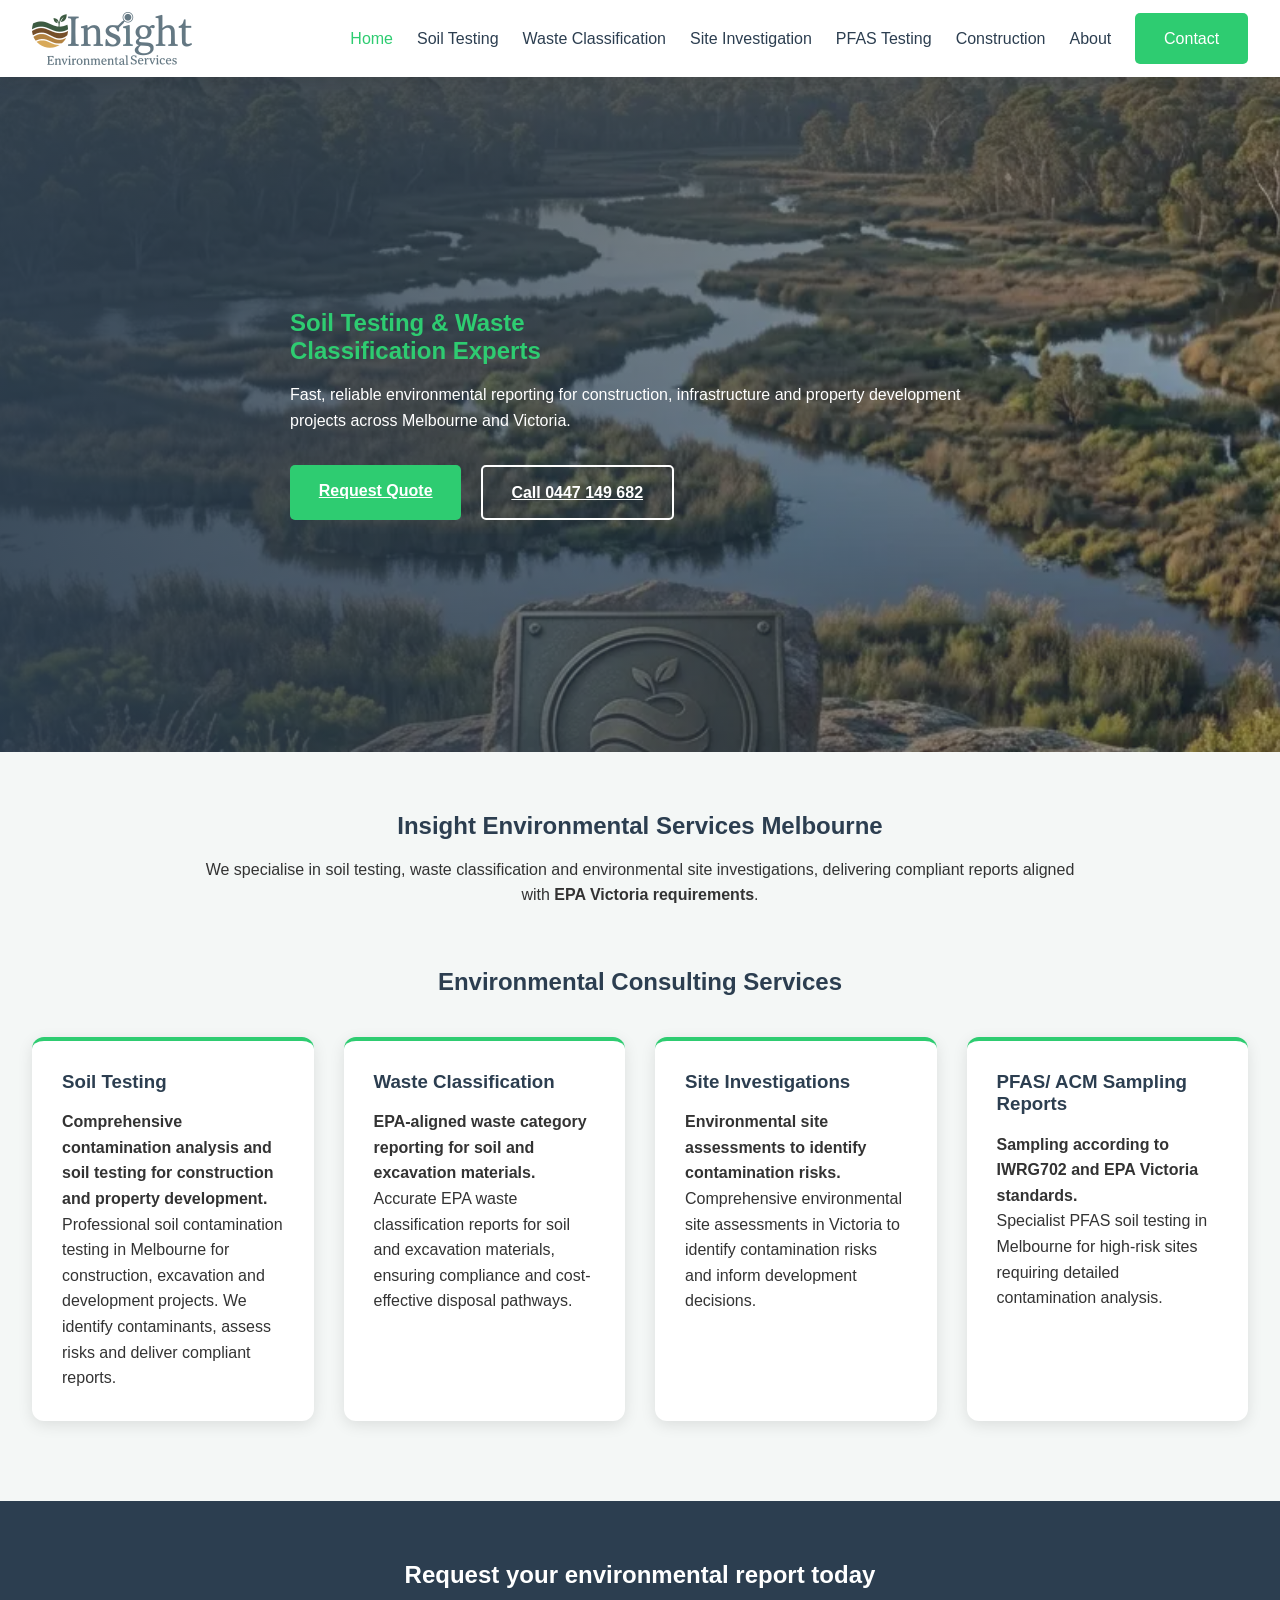
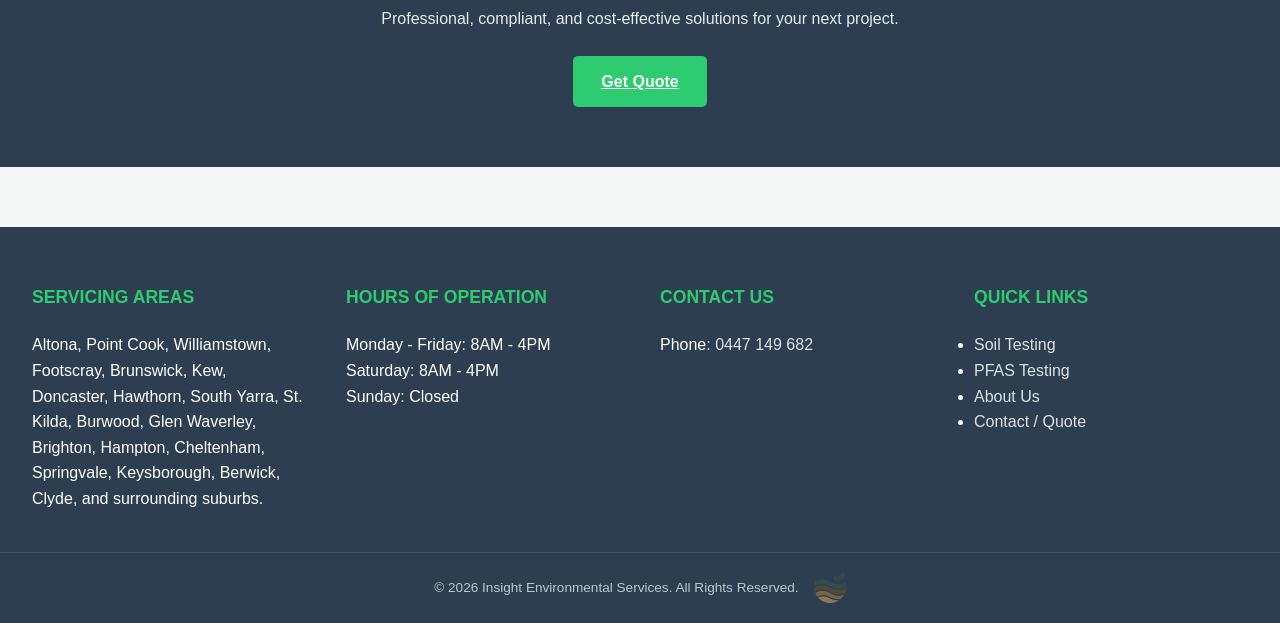
<file: index.html>
<!DOCTYPE html>
<html lang="en-AU">
<head>
    <meta charset="UTF-8">
    <meta name="viewport" content="width=device-width, initial-scale=1.0">
    
    <title>Soil Testing & Waste Classification Melbourne | Insight Environmental</title>
    <meta name="description" content="Fast, reliable soil testing, waste classification, and environmental reporting in Melbourne. EPA Victoria compliant assessments for construction and development.">
    
    <link rel="icon" type="image/png" sizes="16x15" href="img/Favicon-16x15.png">
    <link rel="stylesheet" href="css/style.css">
    
    <script type="application/ld+json">
    {
      "@context": "https://schema.org/",
      "@type": "LocalBusiness",
      "name": "Insight Environmental Services",
      "description": "Experts in soil testing, waste classification and environmental site investigations in Melbourne.",
      "url": "https://insightenviro.com.au",
      "telephone": "0447149682",
      "address": {
        "@type": "PostalAddress",
        "addressLocality": "Melbourne",
        "addressRegion": "VIC",
        "addressCountry": "AU"
      }
    }
    </script>
	<!-- Google tag (gtag.js) -->
<script async src="https://www.googletagmanager.com/gtag/js?id=G-XJ8108BYE0"></script>
<script>
  window.dataLayer = window.dataLayer || [];
  function gtag(){dataLayer.push(arguments);}
  gtag('js', new Date());

  gtag('config', 'G-XJ8108BYE0');
</script>
	
</head>
<body>

<header>
    <nav class="container">
        <div class="logo-wrapper">
            <a href="index.html" class="logo-link">
                <img src="img/MobileRectangleLogo160x53.png" alt="Insight Environmental Logo" class="header-logo">
            </a>
        </div>

        <button class="menu-toggle" aria-label="Toggle navigation" id="mobile-menu">
            <span class="bar"></span>
            <span class="bar"></span>
            <span class="bar"></span>
        </button>

        <ul class="nav-links">
            <li><a href="index.html" class="active">Home</a></li>
            <li><a href="soil-testing.html">Soil Testing</a></li>
            <li><a href="waste-classification.html" >Waste Classification</a></li>
            <li><a href="site-investigation.html">Site Investigation</a></li>
            <li><a href="pfas-testing.html">PFAS Testing</a></li>
            <li><a href="construction-clients.html">Construction</a></li>
            <li><a href="about.html">About</a></li>
            <li><a href="contact.html" class="btn-primary">Contact</a></li>
        </ul>
    </nav>
</header>

    <main>
<section class="hero">
    <div class="hero-parallax" style="background-image: url('img/soil-testing-Insight-Environmental-Services-Melbourne.webp');"></div>
    <div class="hero-overlay"></div>
    
    <div class="container">
        <div class="hero-content">
            <h1><span>Soil Testing & Waste <br>Classification Experts</span></h1>
            <p>Fast, reliable environmental reporting for construction, infrastructure and property development projects across Melbourne and Victoria.</p>
            <div class="cta-group">
                <a href="contact.html" class="btn-primary">Request Quote</a>
                <a href="tel:0447149682" class="btn-outline">Call 0447 149 682</a>
            </div>
        </div>
    </div>
</section>

        <section class="intro-text container section-padding" style="padding: 60px 2rem; text-align: center;">
            <div style="max-width: 900px; margin: 0 auto;">
                <h2>Insight Environmental Services Melbourne</h2>
                <p>We specialise in soil testing, waste classification and environmental site investigations, delivering compliant reports aligned with <strong>EPA Victoria requirements</strong>.</p>
            </div>
        </section>

        <section class="services-grid container" style="padding-bottom: 80px;">
            <h2 style="text-align: center; margin-bottom: 40px;">Environmental Consulting Services</h2>
            <div style="display: grid; grid-template-columns: repeat(auto-fit, minmax(280px, 1fr)); gap: 30px;">
                
                <div class="service-card" style="background: white; padding: 30px; border-radius: 12px; box-shadow: var(--shadow); border-top: 4px solid var(--primary-color);">
                    <h3>Soil Testing</h3>
                    <p><strong>Comprehensive contamination analysis and soil testing for construction and property development.</strong></p>
                    <p>Professional soil contamination testing in Melbourne for construction, excavation and development projects. We identify contaminants, assess risks and deliver compliant reports.</p>
                </div>

                <div class="service-card" style="background: white; padding: 30px; border-radius: 12px; box-shadow: var(--shadow); border-top: 4px solid var(--primary-color);">
                    <h3>Waste Classification</h3>
                    <p><strong>EPA-aligned waste category reporting for soil and excavation materials.</strong></p>
                    <p>Accurate EPA waste classification reports for soil and excavation materials, ensuring compliance and cost-effective disposal pathways.</p>
                </div>

                <div class="service-card" style="background: white; padding: 30px; border-radius: 12px; box-shadow: var(--shadow); border-top: 4px solid var(--primary-color);">
                    <h3>Site Investigations</h3>
                    <p><strong>Environmental site assessments to identify contamination risks.</strong></p>
                    <p>Comprehensive environmental site assessments in Victoria to identify contamination risks and inform development decisions.</p>
                </div>

                <div class="service-card" style="background: white; padding: 30px; border-radius: 12px; box-shadow: var(--shadow); border-top: 4px solid var(--primary-color);">
                    <h3>PFAS/ ACM Sampling Reports</h3>
                    <p><strong>Sampling according to IWRG702 and EPA Victoria standards.</strong></p>
                    <p>Specialist PFAS soil testing in Melbourne for high-risk sites requiring detailed contamination analysis.</p>
                </div>

            </div>
        </section>

        <section style="background-color: var(--secondary-color); color: white; padding: 60px 0; text-align: center;">
            <div class="container">
                <h2 style="color: white;">Request your environmental report today</h2>
                <p style="margin-bottom: 25px; opacity: 0.9;">Professional, compliant, and cost-effective solutions for your next project.</p>
                <a href="contact.html" class="btn-primary">Get Quote</a>
            </div>
        </section>
    </main>

 <footer class="main-footer">
        <div class="container footer-grid">
            <div class="footer-col">
                <h3>Servicing Areas</h3>
                <p class="area-list">
                    Altona, Point Cook, Williamstown, Footscray, Brunswick, Kew, Doncaster, 
                    Hawthorn, South Yarra, St. Kilda, Burwood, Glen Waverley, Brighton, 
                    Hampton, Cheltenham, Springvale, Keysborough, Berwick, Clyde, 
                    and surrounding suburbs.
                </p>
            </div>
            <div class="footer-col">
                <h3>Hours of Operation</h3>
                <p>Monday - Friday: 8AM - 4PM</p>
                <p>Saturday: 8AM - 4PM</p>
                <p>Sunday: Closed</p>
            </div>
            <div class="footer-col">
                <h3>Contact Us</h3>
                <p>Phone: <a href="tel:0447149682">0447 149 682</a></p>
            </div>
            <div class="footer-col">
                <h3>Quick Links</h3>
                <ul class="footer-links">
                    <li><a href="soil-testing.html">Soil Testing</a></li>
                    <li><a href="pfas-testing.html">PFAS Testing</a></li>
                    <li><a href="about.html">About Us</a></li>
                    <li><a href="contact.html">Contact / Quote</a></li>
                </ul>
            </div>
        </div>
<div class="footer-bottom">
    <div class="container footer-legal" style="display: flex; align-items: center; justify-content: center; gap: 15px; flex-wrap: wrap;">
        <p>&copy; <script>document.write( new Date().getUTCFullYear() );</script> Insight Environmental Services. All Rights Reserved.</p>
        <img src="img/Mobile-SquareLogo-60x56.png" alt="Insight Square Logo" style="height: 30px; width: auto; opacity: 0.8;">
    </div>
</div>
		
    </footer>

    <script src="js/main.js"></script>
	<script>
  // Note: This grabs the first element it finds with that class
  document.querySelector('.btn-outline').addEventListener('click', function() {
    gtag('event', 'phone_click', {
      'event_category': 'Engagement',
      'event_label': 'Main Phone Number'
    });
  });
</script>
</body>
</html>
</file>
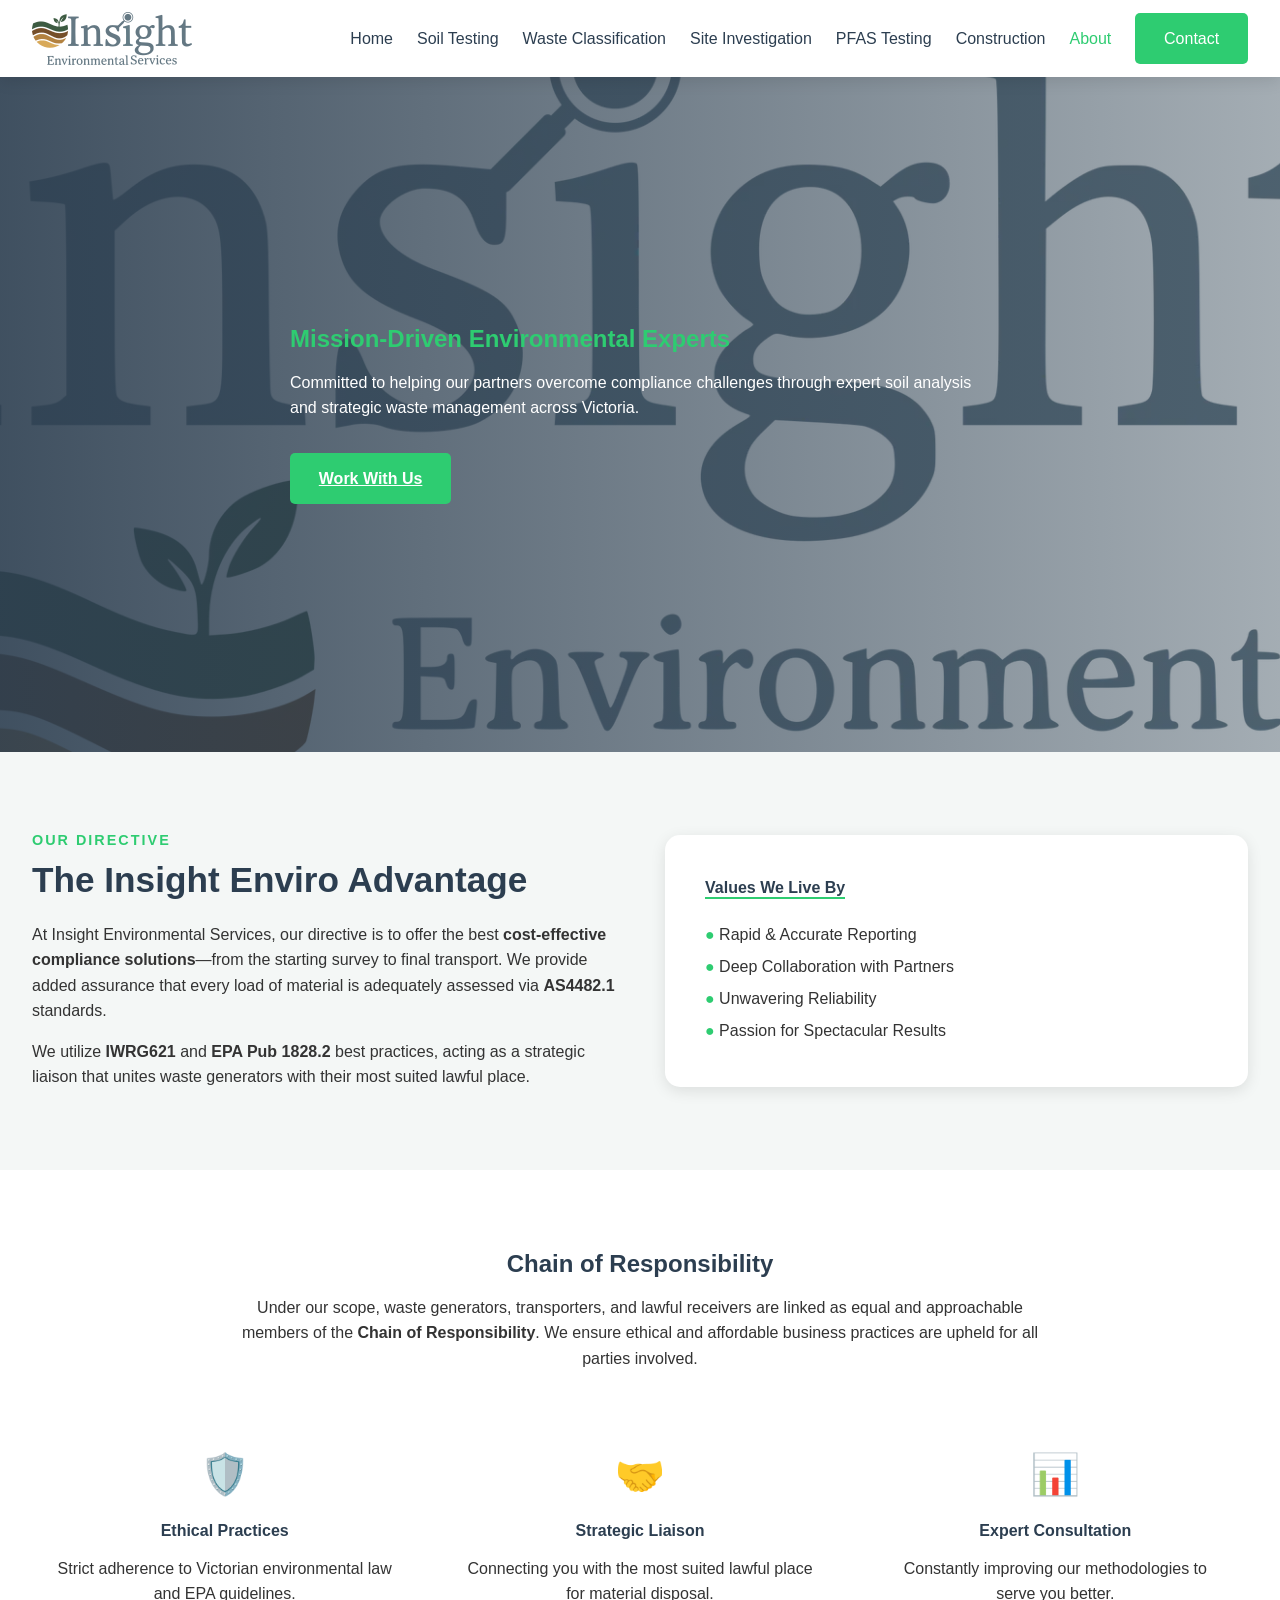
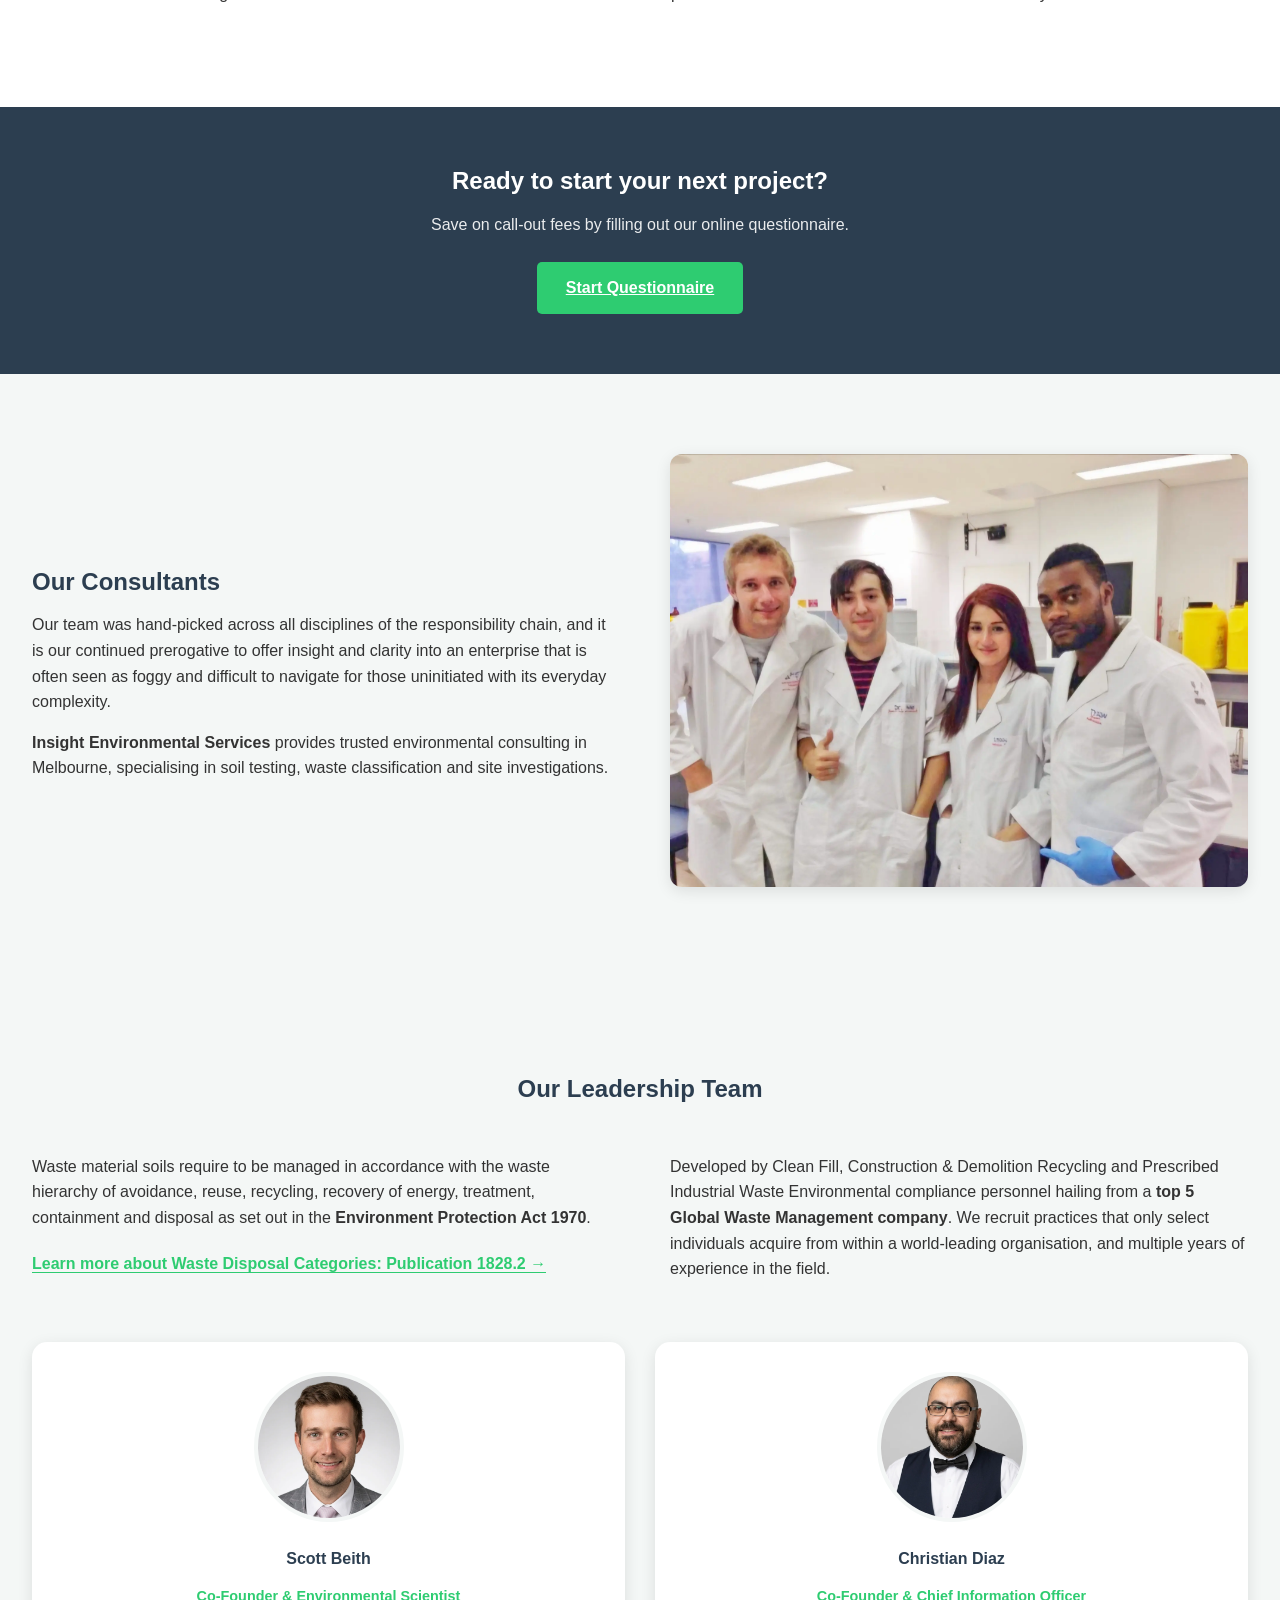
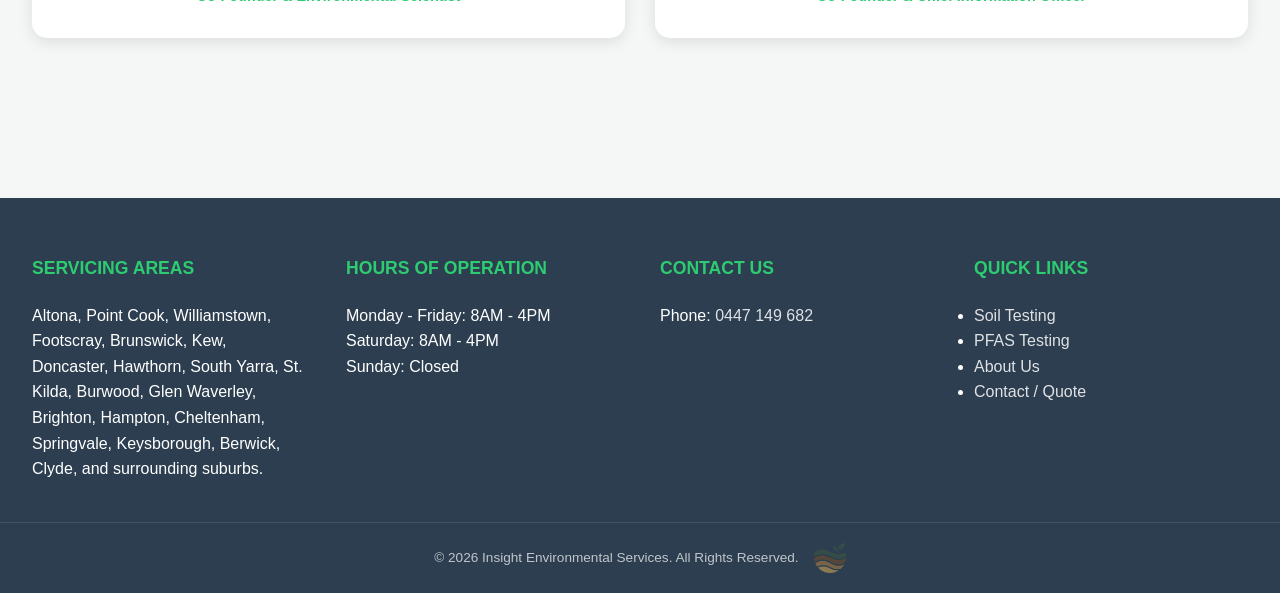
<file: about.html>
<!DOCTYPE html>
<html lang="en-AU">
<head>
    <meta charset="UTF-8">
    <meta name="viewport" content="width=device-width, initial-scale=1.0">
    
    <title>About Insight Environmental | Soil & Waste Specialists Melbourne</title>
    <meta name="description" content="Learn about Insight Environmental Services. We provide cost-effective EPA compliance, soil testing, and waste classification across Melbourne and Victoria.">
    
    <link rel="icon" type="image/png" sizes="16x15" href="img/Favicon-16x15.png">
    <link rel="stylesheet" href="css/style.css">
	
	<!-- Google tag (gtag.js) -->
<script async src="https://www.googletagmanager.com/gtag/js?id=G-XJ8108BYE0"></script>
<script>
  window.dataLayer = window.dataLayer || [];
  function gtag(){dataLayer.push(arguments);}
  gtag('js', new Date());

  gtag('config', 'G-XJ8108BYE0');
</script>
	
</head>
<body>

<header>
    <nav class="container">
        <div class="logo-wrapper">
            <a href="index.html" class="logo-link">
                <img src="img/MobileRectangleLogo160x53.png" alt="Insight Environmental Logo" class="header-logo">
            </a>
        </div>

        <button class="menu-toggle" aria-label="Toggle navigation" id="mobile-menu">
            <span class="bar"></span>
            <span class="bar"></span>
            <span class="bar"></span>
        </button>

        <ul class="nav-links">
            <li><a href="index.html">Home</a></li>
            <li><a href="soil-testing.html">Soil Testing</a></li>
            <li><a href="waste-classification.html" >Waste Classification</a></li>
            <li><a href="site-investigation.html">Site Investigation</a></li>
            <li><a href="pfas-testing.html">PFAS Testing</a></li>
            <li><a href="construction-clients.html">Construction</a></li>
            <li><a href="about.html" class="active">About</a></li>
            <li><a href="contact.html" class="btn-primary">Contact</a></li>
        </ul>
    </nav>
	
</header>

    <main>
        <section class="hero">
            <div class="hero-parallax" style="background-image: url('img/about-insight-environmental-melbourne.webp');"></div>
            <div class="hero-overlay"></div>
            
            <div class="container">
                <div class="hero-content">
                    <h1><span>Mission-Driven Environmental Experts</span></h1>
                    <p>Committed to helping our partners overcome compliance challenges through expert soil analysis and strategic waste management across Victoria.</p>
                    <div class="cta-group">
                        <a href="contact.html" class="btn-primary">Work With Us</a>
                    </div>
                </div>
            </div>
        </section>

        <section class="container section-padding" style="padding: 80px 2rem;">
            <div style="display: grid; grid-template-columns: repeat(auto-fit, minmax(300px, 1fr)); gap: 50px; align-items: center;">
                <div>
                    <h2 style="color: var(--primary-color); text-transform: uppercase; font-size: 0.9rem; letter-spacing: 2px; margin-bottom: 10px;">Our Directive</h2>
                    <h3 style="font-size: 2.2rem; margin-bottom: 20px;">The Insight Enviro Advantage</h3>
                    <p>At Insight Environmental Services, our directive is to offer the best <strong>cost-effective compliance solutions</strong>—from the starting survey to final transport. We provide added assurance that every load of material is adequately assessed via <strong>AS4482.1</strong> standards.</p>
                    <p style="margin-top: 15px;">We utilize <strong>IWRG621</strong> and <strong>EPA Pub 1828.2</strong> best practices, acting as a strategic liaison that unites waste generators with their most suited lawful place.</p>
                </div>
                <div style="background: var(--text-light); padding: 40px; border-radius: 15px; box-shadow: var(--shadow);">
                    <h4 style="margin-bottom: 20px; border-bottom: 2px solid var(--primary-color); display: inline-block;">Values We Live By</h4>
                    <ul style="list-style: none; line-height: 2;">
                        <li><strong style="color: var(--primary-color);">●</strong> Rapid & Accurate Reporting</li>
                        <li><strong style="color: var(--primary-color);">●</strong> Deep Collaboration with Partners</li>
                        <li><strong style="color: var(--primary-color);">●</strong> Unwavering Reliability</li>
                        <li><strong style="color: var(--primary-color);">●</strong> Passion for Spectacular Results</li>
                    </ul>
                </div>
            </div>
        </section>

        <section style="background-color: #fff; padding: 80px 0;">
            <div class="container">
                <div style="text-align: center; max-width: 800px; margin: 0 auto 50px;">
                    <h2>Chain of Responsibility</h2>
                    <p>Under our scope, waste generators, transporters, and lawful receivers are linked as equal and approachable members of the <strong>Chain of Responsibility</strong>. We ensure ethical and affordable business practices are upheld for all parties involved.</p>
                </div>

                <div style="display: grid; grid-template-columns: repeat(auto-fit, minmax(250px, 1fr)); gap: 30px;">
                    <div style="text-align: center; padding: 20px;">
                        <div style="font-size: 2.5rem; margin-bottom: 15px;">🛡️</div>
                        <h4>Ethical Practices</h4>
                        <p>Strict adherence to Victorian environmental law and EPA guidelines.</p>
                    </div>
                    <div style="text-align: center; padding: 20px;">
                        <div style="font-size: 2.5rem; margin-bottom: 15px;">🤝</div>
                        <h4>Strategic Liaison</h4>
                        <p>Connecting you with the most suited lawful place for material disposal.</p>
                    </div>
                    <div style="text-align: center; padding: 20px;">
                        <div style="font-size: 2.5rem; margin-bottom: 15px;">📊</div>
                        <h4>Expert Consultation</h4>
                        <p>Constantly improving our methodologies to serve you better.</p>
                    </div>
                </div>
            </div>
        </section>

        <section style="background-color: var(--secondary-color); color: white; padding: 60px 0; text-align: center;">
            <div class="container">
                <h2 style="color: white;">Ready to start your next project?</h2>
                <p style="margin-bottom: 25px; opacity: 0.9;">Save on call-out fees by filling out our online questionnaire.</p>
                <a href="contact.html#questionnaire" class="btn-primary">Start Questionnaire</a>
            </div>
        </section>
<section class="container section-padding" style="padding: 80px 2rem; background-color: var(--bg-light);">
            <div style="display: grid; grid-template-columns: repeat(auto-fit, minmax(300px, 1fr)); gap: 60px; align-items: center;">
                <div>
                    <h2>Our Consultants</h2>
                    <p>Our team was hand-picked across all disciplines of the responsibility chain, and it is our continued prerogative to offer insight and clarity into an enterprise that is often seen as foggy and difficult to navigate for those uninitiated with its everyday complexity.</p>
                    <p style="margin-top: 15px;"><strong>Insight Environmental Services</strong> provides trusted environmental consulting in Melbourne, specialising in soil testing, waste classification and site investigations.</p>
                </div>
                <div>
                    <img src="img/Insight-Environmental-Serives-Lab-Team.webp" alt="Insight Environmental Services Lab Team" style="width: 100%; border-radius: 12px; box-shadow: var(--shadow);">
                </div>
            </div>
        </section>

        <section class="container section-padding" style="padding: 100px 2rem;">
            <h2 style="text-align: center; margin-bottom: 50px;">Our Leadership Team</h2>
            
            <div style="display: grid; grid-template-columns: repeat(auto-fit, minmax(300px, 1fr)); gap: 60px; margin-bottom: 60px;">
                <div>
                    <p>Waste material soils require to be managed in accordance with the waste hierarchy of avoidance, reuse, recycling, recovery of energy, treatment, containment and disposal as set out in the <strong>Environment Protection Act 1970</strong>.</p>
                    <p style="margin-top: 20px;">
                        <a href="https://www.epa.vic.gov.au/about-epa/publications/1828-2" target="_blank" style="color: var(--primary-color); font-weight: 600; text-decoration: none; border-bottom: 1px solid var(--primary-color);">
                            Learn more about Waste Disposal Categories: Publication 1828.2 →
                        </a>
                    </p>
                </div>
                <div>
                    <p>Developed by Clean Fill, Construction & Demolition Recycling and Prescribed Industrial Waste Environmental compliance personnel hailing from a <strong>top 5 Global Waste Management company</strong>. We recruit practices that only select individuals acquire from within a world-leading organisation, and multiple years of experience in the field.</p>
                </div>
            </div>

            <div style="display: grid; grid-template-columns: repeat(auto-fit, minmax(280px, 1fr)); gap: 30px;">
                <div style="background: white; padding: 30px; border-radius: 15px; text-align: center; box-shadow: var(--shadow);">
                    <img src="img/Scott-Beith-Co-Founder-Environmental-Scientist-Profile.webp" alt="Scott Beith - Co-Founder & Environmental Scientist" style="width: 150px; height: 150px; border-radius: 50%; object-fit: cover; margin-bottom: 20px; border: 4px solid var(--bg-light);">
                    <h4>Scott Beith</h4>
                    <p style="color: var(--primary-color); font-weight: 600; font-size: 0.9rem;">Co-Founder & Environmental Scientist</p>
                </div>

                <div style="background: white; padding: 30px; border-radius: 15px; text-align: center; box-shadow: var(--shadow);">
                    <img src="img/Christian-Diaz-Co-Founder-CIO-Profile.webp" alt="Christian Diaz - Co-Founder & Chief Information Officer" style="width: 150px; height: 150px; border-radius: 50%; object-fit: cover; margin-bottom: 20px; border: 4px solid var(--bg-light);">
                    <h4>Christian Diaz</h4>
                    <p style="color: var(--primary-color); font-weight: 600; font-size: 0.9rem;">Co-Founder & Chief Information Officer</p>
                </div>
            </div>
        </section>

    </main>

 <footer class="main-footer">
        <div class="container footer-grid">
            <div class="footer-col">
                <h3>Servicing Areas</h3>
                <p class="area-list">
                    Altona, Point Cook, Williamstown, Footscray, Brunswick, Kew, Doncaster, 
                    Hawthorn, South Yarra, St. Kilda, Burwood, Glen Waverley, Brighton, 
                    Hampton, Cheltenham, Springvale, Keysborough, Berwick, Clyde, 
                    and surrounding suburbs.
                </p>
            </div>
            <div class="footer-col">
                <h3>Hours of Operation</h3>
                <p>Monday - Friday: 8AM - 4PM</p>
                <p>Saturday: 8AM - 4PM</p>
                <p>Sunday: Closed</p>
            </div>
            <div class="footer-col">
                <h3>Contact Us</h3>
                <p>Phone: <a href="tel:0447149682">0447 149 682</a></p>
            </div>
            <div class="footer-col">
                <h3>Quick Links</h3>
                <ul class="footer-links">
                    <li><a href="soil-testing.html">Soil Testing</a></li>
                    <li><a href="pfas-testing.html">PFAS Testing</a></li>
                    <li><a href="about.html">About Us</a></li>
                    <li><a href="contact.html">Contact / Quote</a></li>
                </ul>
            </div>
        </div>
<div class="footer-bottom">
    <div class="container footer-legal" style="display: flex; align-items: center; justify-content: center; gap: 15px; flex-wrap: wrap;">
        <p>&copy; <script>document.write( new Date().getUTCFullYear() );</script> Insight Environmental Services. All Rights Reserved.</p>
        <img src="img/Mobile-SquareLogo-60x56.png" alt="Insight Square Logo" style="height: 30px; width: auto; opacity: 0.8;">
    </div>
</div>
		
    </footer>

    <script src="js/main.js"></script>
</body>
</html>
</file>
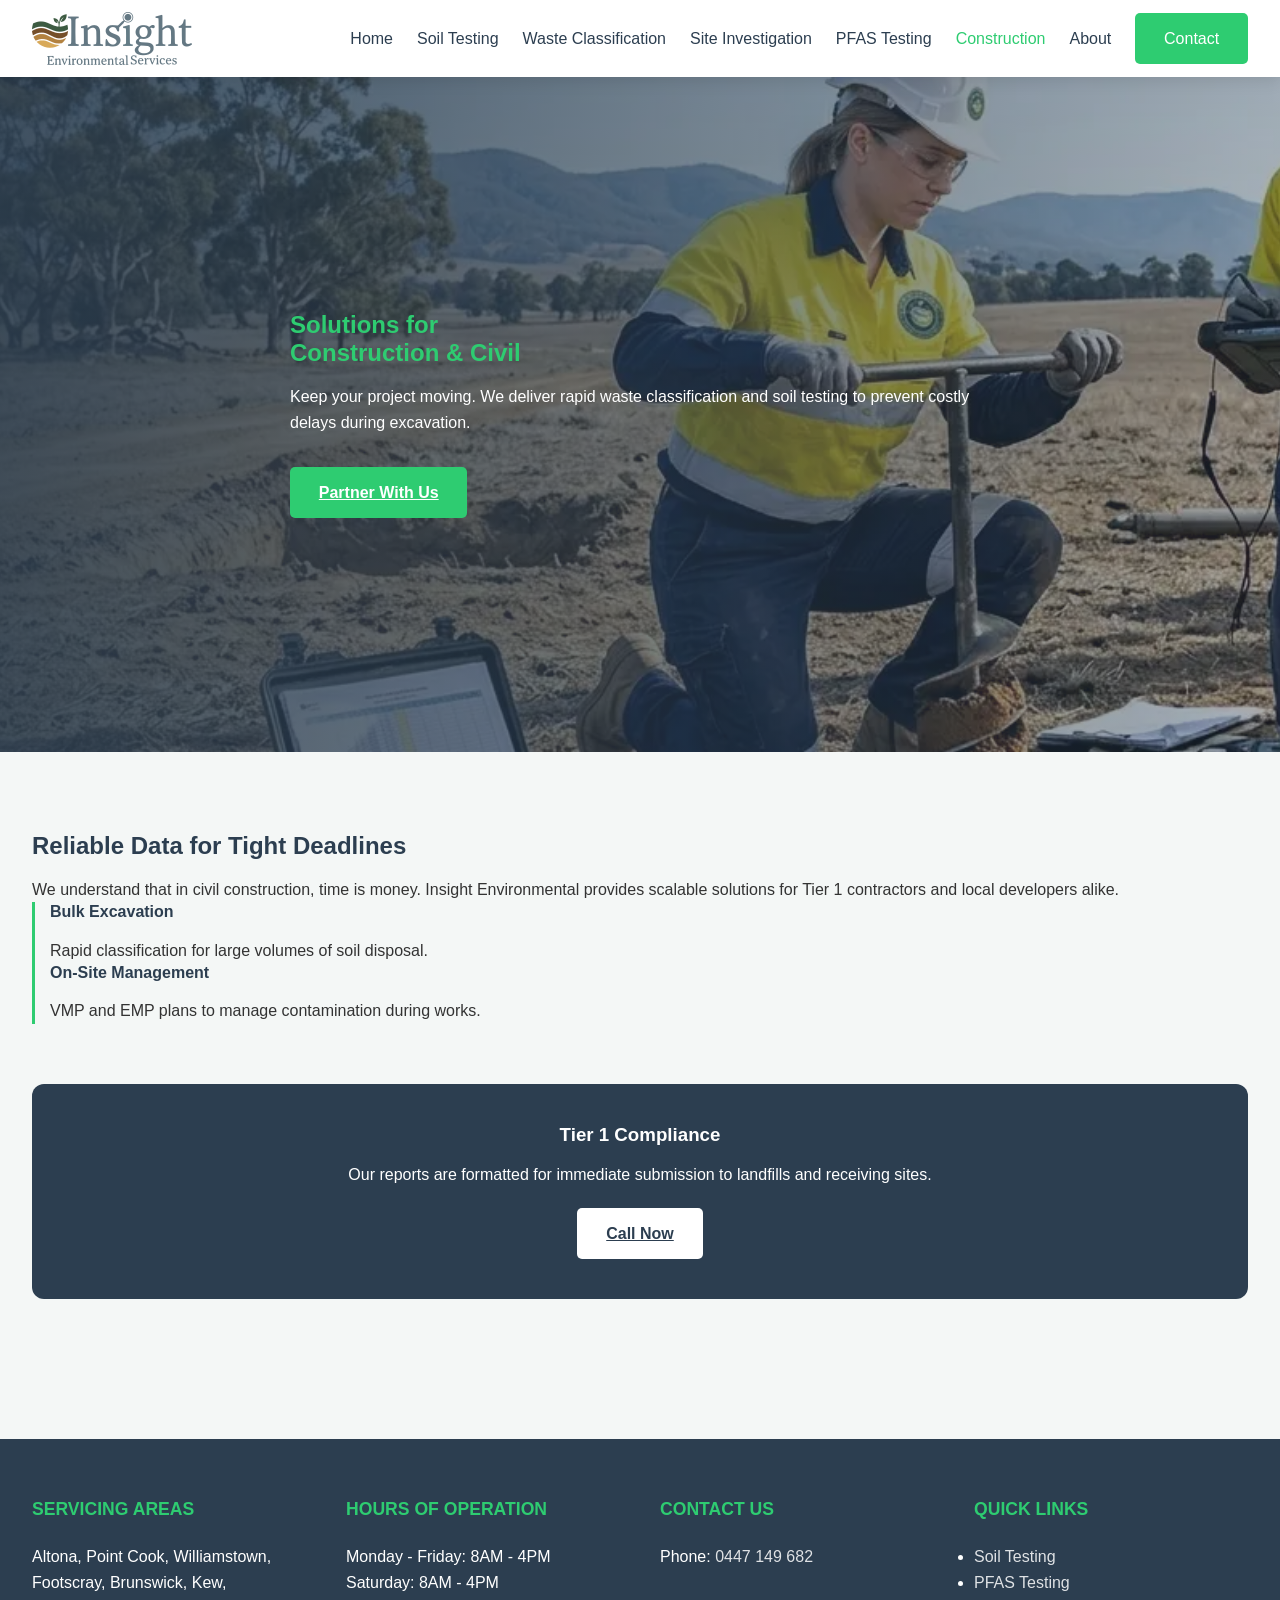
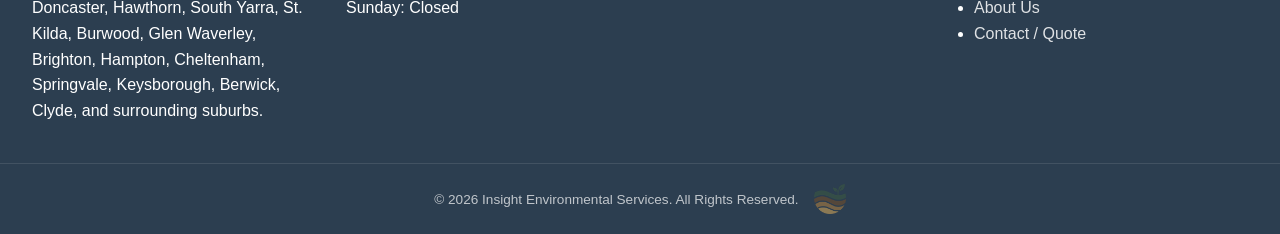
<file: construction-clients.html>
<!DOCTYPE html>
<html lang="en-AU">
<head>
    <meta charset="UTF-8">
    <meta name="viewport" content="width=device-width, initial-scale=1.0">
    <title>Environmental Services for Construction | Insight Environmental</title>
    <meta name="description" content="Rapid environmental reporting for Melbourne construction projects. Soil classification and site management for developers and civil contractors.">
    <link rel="icon" type="image/png" sizes="16x15" href="img/Favicon-16x15.png">
    <link rel="stylesheet" href="css/style.css">
	<script type="application/ld+json">
    {
      "@context": "https://schema.org/",
      "@type": "LocalBusiness",
      "name": "Insight Environmental Services",
      "description": "Experts in soil testing, waste classification and environmental site investigations in Melbourne.",
      "url": "https://insightenviro.com.au",
      "telephone": "0447149682",
      "address": {
        "@type": "PostalAddress",
        "addressLocality": "Melbourne",
        "addressRegion": "VIC",
        "addressCountry": "AU"
      }
    }
    </script>

<!-- Google tag (gtag.js) -->
<script async src="https://www.googletagmanager.com/gtag/js?id=G-XJ8108BYE0"></script>

<script>
  window.dataLayer = window.dataLayer || [];
  function gtag(){dataLayer.push(arguments);}
  gtag('js', new Date());
  gtag('config', 'G-XJ8108BYE0');
</script>
	
</head>
<body>
<header>
    <nav class="container">
        <div class="logo-wrapper">
            <a href="index.html" class="logo-link">
                <img src="img/MobileRectangleLogo160x53.png" alt="Insight Environmental Logo" class="header-logo">
            </a>
        </div>

        <button class="menu-toggle" aria-label="Toggle navigation" id="mobile-menu">
            <span class="bar"></span>
            <span class="bar"></span>
            <span class="bar"></span>
        </button>

        <ul class="nav-links">
            <li><a href="index.html">Home</a></li>
            <li><a href="soil-testing.html">Soil Testing</a></li>
            <li><a href="waste-classification.html" >Waste Classification</a></li>
            <li><a href="site-investigation.html">Site Investigation</a></li>
            <li><a href="pfas-testing.html">PFAS Testing</a></li>
            <li><a href="construction-clients.html" class="active">Construction</a></li>
            <li><a href="about.html">About</a></li>
            <li><a href="contact.html" class="btn-primary">Contact</a></li>
        </ul>
    </nav>
</header>
    <main>
        <section class="hero">
            <div class="hero-parallax" style="background-image: url('img/construction-site-melbourne.webp');"></div>
            <div class="hero-overlay"></div>
            <div class="container">
                <div class="hero-content">
                    <h1><span>Solutions for <br>Construction & Civil</span></h1>
                    <p>Keep your project moving. We deliver rapid waste classification and soil testing to prevent costly delays during excavation.</p>
                    <div class="cta-group">
                        <a href="contact.html" class="btn-primary">Partner With Us</a>
                    </div>
                </div>
            </div>
        </section>

<section class="container section-padding" style="padding: 80px 2rem;">
    <div class="responsive-grid-container"> 
        <div>
            <h2>Reliable Data for Tight Deadlines</h2>
            <p>We understand that in civil construction, time is money. Insight Environmental provides scalable solutions for Tier 1 contractors and local developers alike.</p>
            
            <div class="inner-info-grid">
                <div style="border-left: 3px solid var(--primary-color); padding-left: 15px;">
                    <h4>Bulk Excavation</h4>
                    <p>Rapid classification for large volumes of soil disposal.</p>
                </div>
                <div style="border-left: 3px solid var(--primary-color); padding-left: 15px;">
                    <h4>On-Site Management</h4>
                    <p>VMP and EMP plans to manage contamination during works.</p>
                </div>
            </div>
        </div>

        <div class="tier-1-box">
            <h3 style="color: white;">Tier 1 Compliance</h3>
            <p>Our reports are formatted for immediate submission to landfills and receiving sites.</p>
            <a href="tel:0447149682" class="btn-primary" style="margin-top: 20px; background: white; color: var(--secondary-color) !important;">Call Now</a>
        </div>
    </div>
</section>
    </main>
	 <footer class="main-footer">
        <div class="container footer-grid">
            <div class="footer-col">
                <h3>Servicing Areas</h3>
                <p class="area-list">
                    Altona, Point Cook, Williamstown, Footscray, Brunswick, Kew, Doncaster, 
                    Hawthorn, South Yarra, St. Kilda, Burwood, Glen Waverley, Brighton, 
                    Hampton, Cheltenham, Springvale, Keysborough, Berwick, Clyde, 
                    and surrounding suburbs.
                </p>
            </div>
            <div class="footer-col">
                <h3>Hours of Operation</h3>
                <p>Monday - Friday: 8AM - 4PM</p>
                <p>Saturday: 8AM - 4PM</p>
                <p>Sunday: Closed</p>
            </div>
            <div class="footer-col">
                <h3>Contact Us</h3>
                <p>Phone: <a href="tel:0447149682">0447 149 682</a></p>
            </div>
            <div class="footer-col">
                <h3>Quick Links</h3>
                <ul class="footer-links">
                    <li><a href="soil-testing.html">Soil Testing</a></li>
                    <li><a href="pfas-testing.html">PFAS Testing</a></li>
                    <li><a href="about.html">About Us</a></li>
                    <li><a href="contact.html">Contact / Quote</a></li>
                </ul>
            </div>
        </div>
<div class="footer-bottom">
    <div class="container footer-legal" style="display: flex; align-items: center; justify-content: center; gap: 15px; flex-wrap: wrap;">
        <p>&copy; <script>document.write( new Date().getUTCFullYear() );</script> Insight Environmental Services. All Rights Reserved.</p>
        <img src="img/Mobile-SquareLogo-60x56.png" alt="Insight Square Logo" style="height: 30px; width: auto; opacity: 0.8;">
    </div>
</div>
		
    </footer>

    <script src="js/main.js"></script>
</body>
</html>
</file>
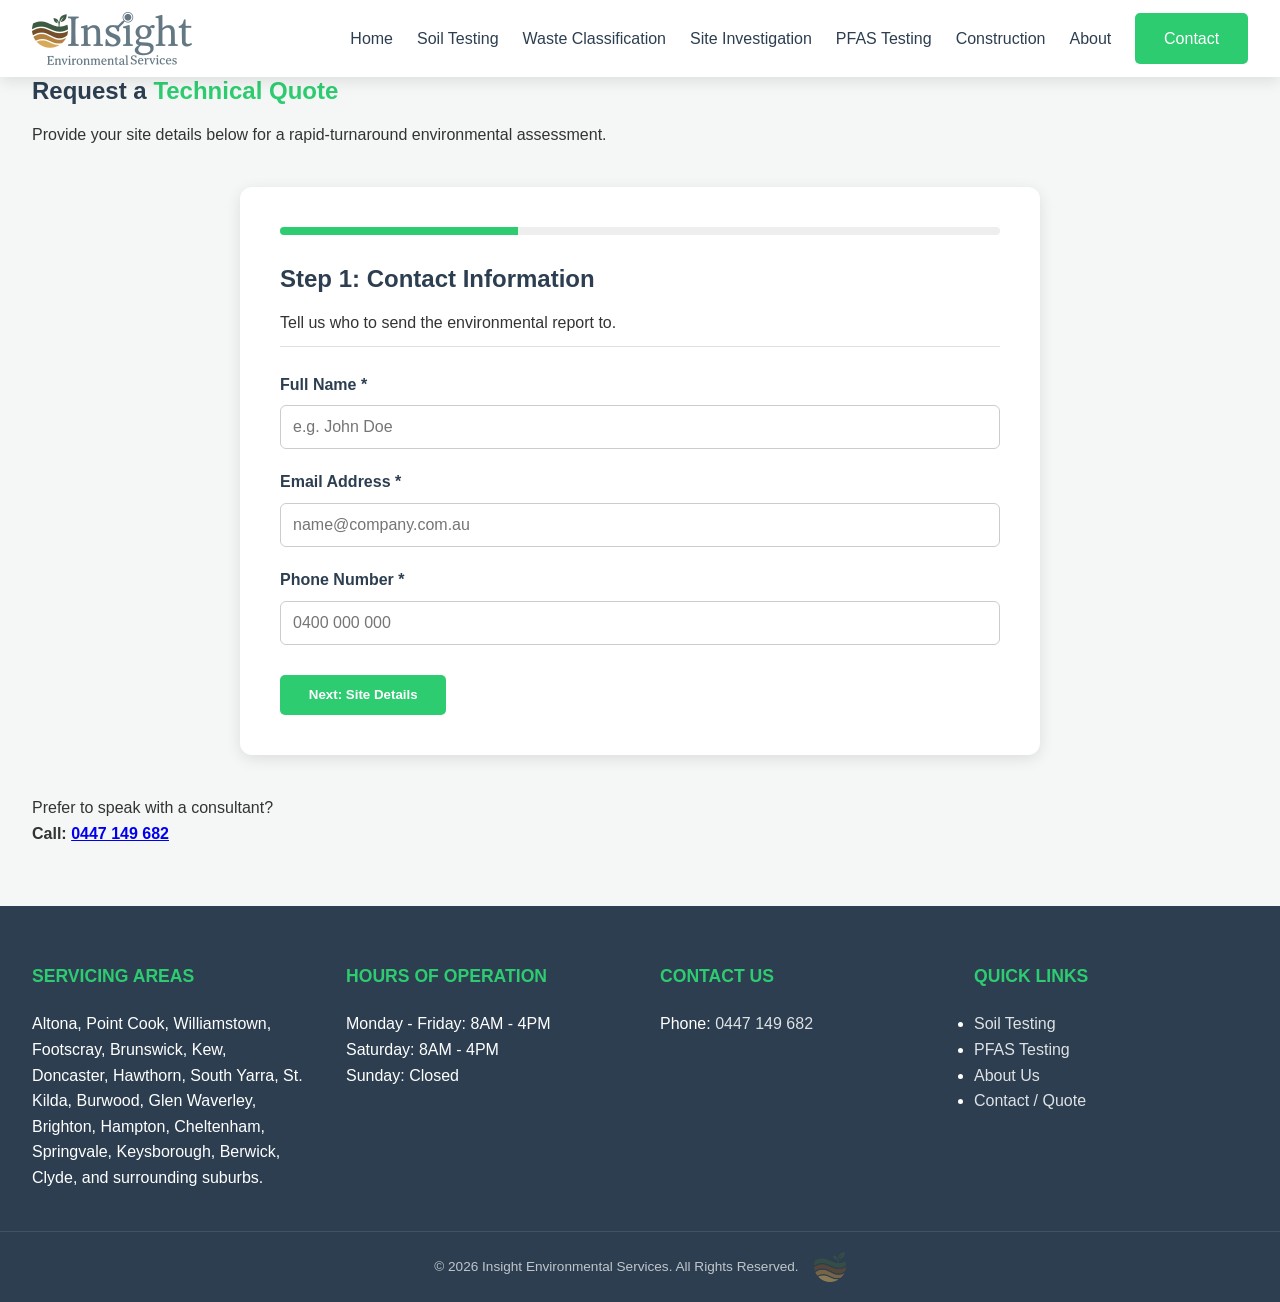
<file: contact.html>
<!DOCTYPE html>
<html lang="en-AU">
<head>
    <meta charset="UTF-8">
    <meta name="viewport" content="width=device-width, initial-scale=1.0">
    <title>Get a Quote | Insight Environmental Melbourne</title>
    <link rel="icon" type="image/png" sizes="16x15" href="img/Favicon-16x15.png">
    <link rel="stylesheet" href="css/style.css">
    
	<script type="application/ld+json">
{
  "@context": "https://schema.org/",
  "@type": "Service",
  "serviceType": "Soil Testing & Waste Classification",
  "description": "Professional soil analysis and waste classification in accordance with AS4482 and EPA Victoria guidelines.",
  "provider": {
    "@type": "LocalBusiness",
    "name": "Insight Environmental"
  },
  "hasOfferCatalog": {
    "@type": "OfferCatalog",
    "name": "Environmental Services",
    "itemListElement": [
      {
        "@type": "Offer",
        "itemOffered": {
          "@type": "Service",
          "name": "Clean Fill Certification"
        }
      },
      {
        "@type": "Offer",
        "itemOffered": {
          "@type": "Service",
          "name": "Contaminated Land Assessment"
        }
      }
    ]
  }
}
</script>
	
    <style>
        .form-container { max-width: 800px; margin: 40px auto; background: white; padding: 40px; border-radius: 12px; box-shadow: var(--shadow); }
        .form-step { display: none; }
        .form-step.active { display: block; animation: fadeIn 0.5s ease; }
        .progress-container { background: #eee; height: 8px; border-radius: 4px; margin-bottom: 30px; overflow: hidden; }
        .progress-bar-fill { background: var(--primary-color); height: 100%; width: 33%; transition: width 0.4s ease; }
        .step-header { margin-bottom: 25px; border-bottom: 1px solid var(--accent-gray); padding-bottom: 10px; }
        .input-group { margin-bottom: 20px; }
        label { display: block; font-weight: 600; margin-bottom: 8px; color: var(--secondary-color); }
        input, select, textarea { width: 100%; padding: 12px; border: 1px solid #ccc; border-radius: 6px; font-size: 1rem; }
        input.error { border-color: #e74c3c; background-color: #fdf2f2; }
        .btn-group { display: flex; gap: 15px; margin-top: 30px; }
        @keyframes fadeIn { from { opacity: 0; transform: translateY(10px); } to { opacity: 1; transform: translateY(0); } }
    </style>
</head>
<body>

<header>
    <nav class="container">
        <div class="logo-wrapper">
            <a href="index.html" class="logo-link">
                <img src="img/MobileRectangleLogo160x53.png" alt="Insight Environmental Logo" class="header-logo">
            </a>
        </div>

        <button class="menu-toggle" aria-label="Toggle navigation" id="mobile-menu">
            <span class="bar"></span>
            <span class="bar"></span>
            <span class="bar"></span>
        </button>

        <ul class="nav-links">
            <li><a href="index.html">Home</a></li>
            <li><a href="soil-testing.html">Soil Testing</a></li>
            <li><a href="waste-classification.html">Waste Classification</a></li>
            <li><a href="site-investigation.html">Site Investigation</a></li>
            <li><a href="pfas-testing.html">PFAS Testing</a></li>
            <li><a href="construction-clients.html">Construction</a></li>
            <li><a href="about.html">About</a></li>
            <li><a href="contact.html" class="btn-primary">Contact</a></li>
        </ul>
    </nav>
</header>

    <main>
        <section class="hero-sub">
            <div class="container">
                <h1>Request a <span>Technical Quote</span></h1>
                <p>Provide your site details below for a rapid-turnaround environmental assessment.</p>
            </div>
        </section>

       <section class="container">
    <div class="form-container">
        <div class="progress-container">
            <div class="progress-bar-fill"></div>
        </div>

        <form id="questionnaire-form" action="https://formspree.io/f/maqlllej" method="POST">
            
            <div class="form-step active">
                <div class="step-header">
                    <h2>Step 1: Contact Information</h2>
                    <p>Tell us who to send the environmental report to.</p>
                </div>

                <div class="hp-field" aria-hidden="true" style="opacity: 0; position: absolute; z-index: -1;">
                    <label for="last_name_verification">Leave this blank</label>
                    <input type="text" id="last_name_verification" name="last_name_verification" autocomplete="off">
                </div>

                <div class="input-group">
                    <label for="name">Full Name *</label>
                    <input type="text" id="name" name="Client_Name" placeholder="e.g. John Doe" required>
                </div>

                <div class="input-group">
                    <label for="email">Email Address *</label>
                    <input type="email" id="email" name="email" placeholder="name@company.com.au" required>
                </div>

                <div class="input-group">
                    <label for="phone">Phone Number *</label>
                    <input type="tel" id="phone" name="Phone_Number" placeholder="0400 000 000" required>
                </div>

                <div class="btn-group">
                    <button type="button" class="btn-next btn-primary">Next: Site Details</button>
                </div>
            </div>

            <div class="form-step">
                <div class="step-header">
                    <h2>Step 2: Site Location & Service</h2>
                    <p>Provide the details for the subject site in Victoria.</p>
                </div>

                <div class="input-group">
                    <label for="address">Site Address *</label>
                    <input type="text" id="address" name="Project_Address" placeholder="123 Example St, Melbourne VIC" required>
                </div>

                <div class="input-group">
                    <label for="service">Required Service *</label>
                    <select id="service" name="Service_Requested" required>
                        <option value="">-- Select a Service --</option>
                        <option value="Soil Testing (AS4482)">Soil Testing (AS4482)</option>
                        <option value="Waste Classification">Waste Classification</option>
                        <option value="PFAS Analysis">PFAS Analysis</option>
                        <option value="Site Investigation">General Site Investigation (Phase 1/2)</option>
                        <option value="Asbestos Survey">Asbestos Survey</option>
                    </select>
                </div>

                <div class="btn-group">
                    <button type="button" class="btn-prev btn-outline">Back</button>
                    <button type="button" class="btn-next btn-primary">Next: Project Specifics</button>
                </div>
            </div>

            <div class="form-step">
                <div class="step-header">
                    <h2>Step 3: Project Specifics</h2>
                    <p>Help us understand the scope and your deadlines.</p>
                </div>

                <div class="input-group">
                    <label for="details">Scope of Works / Background</label>
                    <textarea id="details" name="Scope_and_Details" rows="5" placeholder="e.g. Planning permit requirements, site history, or specific contaminants of concern..."></textarea>
                </div>

                <input type="hidden" name="_subject" value="New Environmental Quote Request">
                               
				<div class="btn-group">
                    <button type="button" class="btn-prev btn-outline">Back</button>
                    <button type="submit" class="btn-primary">Submit Quote Request</button>
                </div>
            </div>
        </form>
    </div>
</section>

        <section class="container text-center" style="margin-bottom: 60px;">
            <p>Prefer to speak with a consultant? <br>
            <strong>Call: <a href="tel:0447149682">0447 149 682</a></strong></p>
        </section>
    </main>
	<footer class="main-footer">
    <div class="container footer-grid">
        <div class="footer-col">
            <h3>Servicing Areas</h3>
            <p class="area-list">
                Altona, Point Cook, Williamstown, Footscray, Brunswick, Kew, Doncaster, 
                Hawthorn, South Yarra, St. Kilda, Burwood, Glen Waverley, Brighton, 
                Hampton, Cheltenham, Springvale, Keysborough, Berwick, Clyde, 
                and surrounding suburbs.
            </p>
        </div>

        <div class="footer-col">
            <h3>Hours of Operation</h3>
            <p>Monday - Friday: 8AM - 4PM</p>
            <p>Saturday: 8AM - 4PM</p>
            <p>Sunday: Closed</p>
        </div>

        <div class="footer-col">
            <h3>Contact Us</h3>
            <p>Phone: <a href="tel:0447149682">0447 149 682</a></p>   
        </div>

        <div class="footer-col">
            <h3>Quick Links</h3>
            <ul class="footer-links">
                <li><a href="soil-testing.html">Soil Testing</a></li>
                <li><a href="pfas-testing.html">PFAS Testing</a></li>
                <li><a href="about.html">About Us</a></li>
                <li><a href="contact.html">Contact / Quote</a></li>
            </ul>
        </div>
    </div>
    
<div class="footer-bottom">
    <div class="container footer-legal" style="display: flex; align-items: center; justify-content: center; gap: 15px; flex-wrap: wrap;">
        <p>&copy; <script>document.write( new Date().getUTCFullYear() );</script> Insight Environmental Services. All Rights Reserved.</p>
        <img src="img/Mobile-SquareLogo-60x56.png" alt="Insight Square Logo" style="height: 30px; width: auto; opacity: 0.8;">
    </div>
</div>
</footer>

    <script src="js/main1.js"></script>
</body>
</html>
</file>
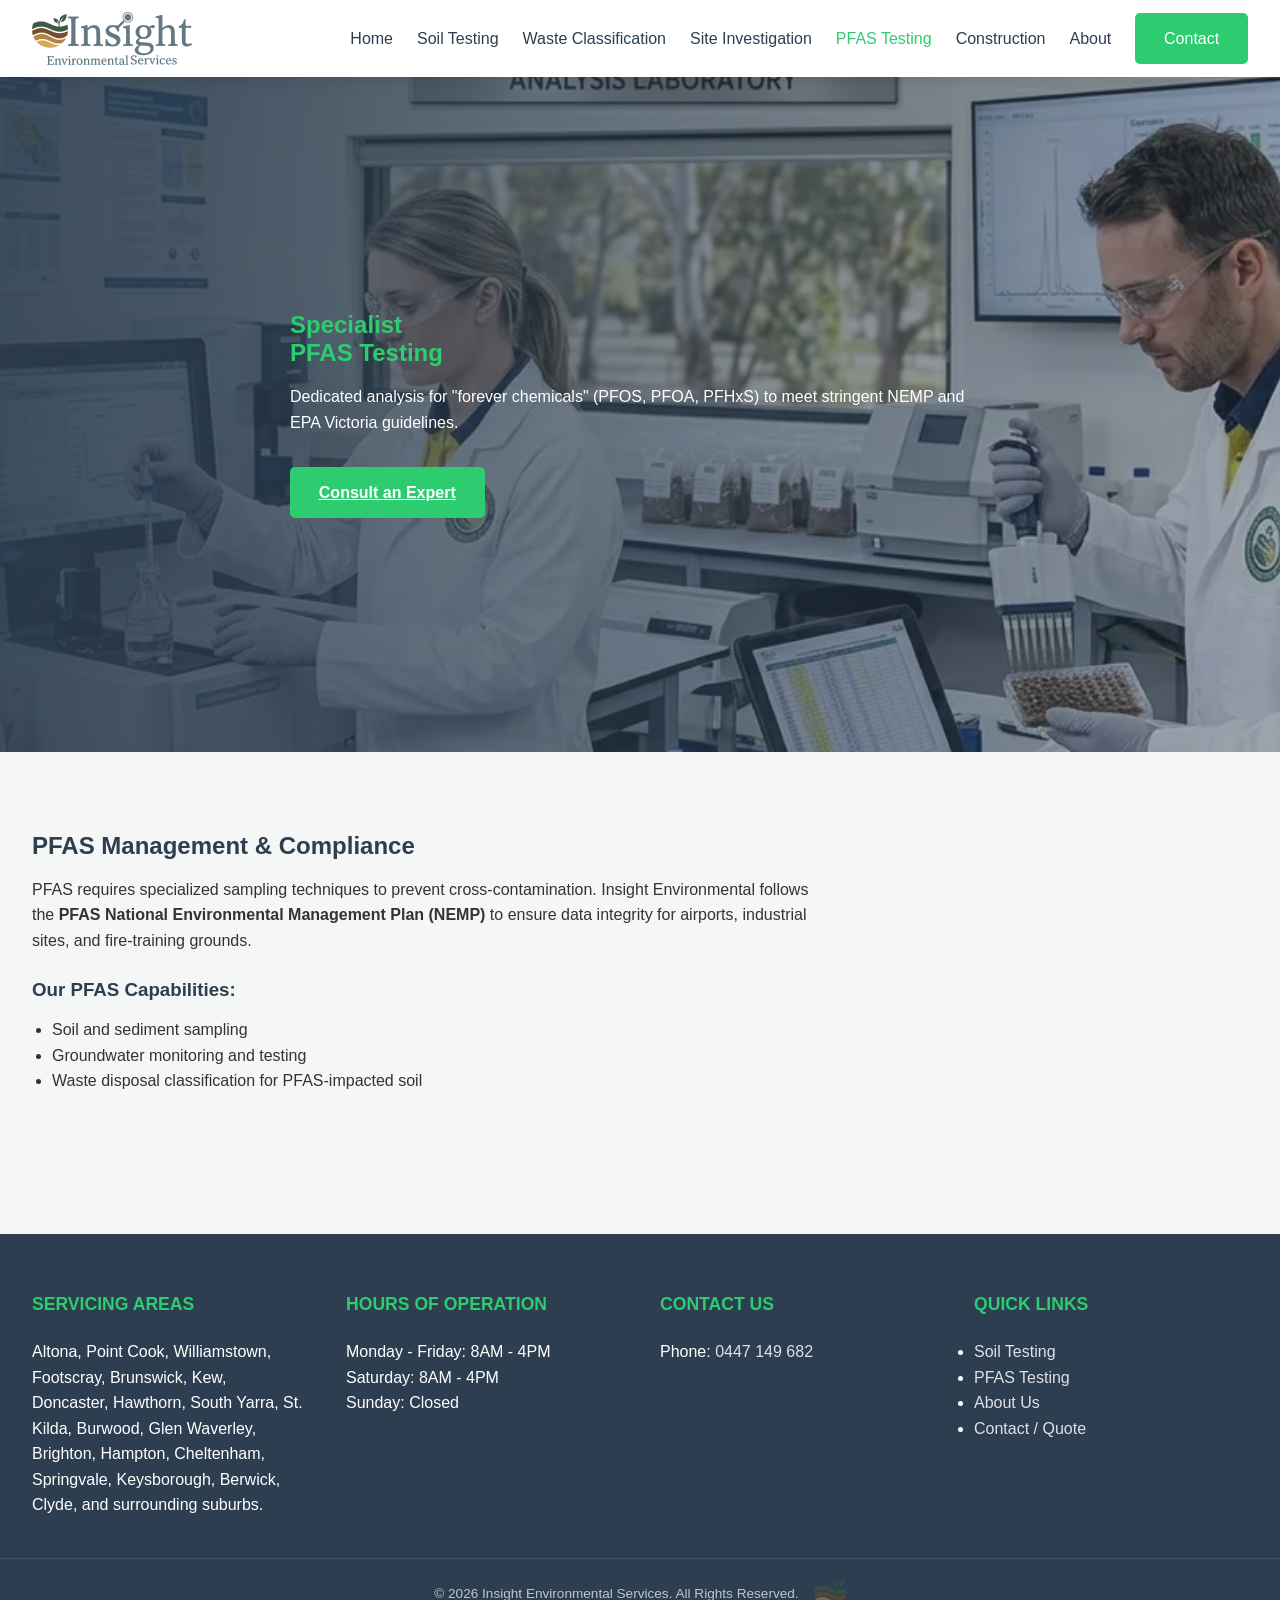
<file: pfas-testing.html>
<!DOCTYPE html>
<html lang="en-AU">
<head>
    <meta charset="UTF-8">
    <meta name="viewport" content="width=device-width, initial-scale=1.0">
    <title>PFAS Soil & Water Testing Melbourne | Insight Environmental</title>
    <meta name="description" content="Specialist PFAS testing and analysis in Melbourne. Compliant with the PFAS National Environmental Management Plan (NEMP). Reliable results for high-risk sites.">
    <link rel="icon" type="image/png" sizes="16x15" href="img/Favicon-16x15.png">
    <link rel="stylesheet" href="css/style.css">
	    <script type="application/ld+json">
    {
      "@context": "https://schema.org/",
      "@type": "LocalBusiness",
      "name": "Insight Environmental Services",
      "description": "Experts in soil testing, waste classification and environmental site investigations in Melbourne.",
      "url": "https://insightenviro.com.au",
      "telephone": "0447149682",
      "address": {
        "@type": "PostalAddress",
        "addressLocality": "Melbourne",
        "addressRegion": "VIC",
        "addressCountry": "AU"
      }
    }
    </script>

<!-- Google tag (gtag.js) -->
<script async src="https://www.googletagmanager.com/gtag/js?id=G-XJ8108BYE0"></script>
<script>
  window.dataLayer = window.dataLayer || [];
  function gtag(){dataLayer.push(arguments);}
  gtag('js', new Date());
  gtag('config', 'G-XJ8108BYE0');
</script>
	
</head>
<body>
<header>
    <nav class="container">
        <div class="logo-wrapper">
            <a href="index.html" class="logo-link">
                <img src="img/MobileRectangleLogo160x53.png" alt="Insight Environmental Logo" class="header-logo">
            </a>
        </div>

        <button class="menu-toggle" aria-label="Toggle navigation" id="mobile-menu">
            <span class="bar"></span>
            <span class="bar"></span>
            <span class="bar"></span>
        </button>

        <ul class="nav-links">
            <li><a href="index.html">Home</a></li>
            <li><a href="soil-testing.html">Soil Testing</a></li>
            <li><a href="waste-classification.html" >Waste Classification</a></li>
            <li><a href="site-investigation.html">Site Investigation</a></li>
            <li><a href="pfas-testing.html" class="active">PFAS Testing</a></li>
            <li><a href="construction-clients.html">Construction</a></li>
            <li><a href="about.html">About</a></li>
            <li><a href="contact.html" class="btn-primary">Contact</a></li>
        </ul>
    </nav>
</header>
    <main>
        <section class="hero">
            <div class="hero-parallax" style="background-image: url('img/pfas-testing-lab.webp');"></div>
            <div class="hero-overlay"></div>
            <div class="container">
                <div class="hero-content">
                    <h1><span>Specialist <br>PFAS Testing</span></h1>
                    <p>Dedicated analysis for "forever chemicals" (PFOS, PFOA, PFHxS) to meet stringent NEMP and EPA Victoria guidelines.</p>
                    <div class="cta-group">
                        <a href="contact.html" class="btn-primary">Consult an Expert</a>
                    </div>
                </div>
            </div>
        </section>

        <section class="container section-padding" style="padding: 80px 2rem;">
            <div style="max-width: 800px;">
                <h2>PFAS Management & Compliance</h2>
                <p>PFAS requires specialized sampling techniques to prevent cross-contamination. Insight Environmental follows the <strong>PFAS National Environmental Management Plan (NEMP)</strong> to ensure data integrity for airports, industrial sites, and fire-training grounds.</p>
                <h3 style="margin-top: 25px;">Our PFAS Capabilities:</h3>
                <ul style="margin: 15px 0 0 20px;">
                    <li>Soil and sediment sampling</li>
                    <li>Groundwater monitoring and testing</li>
                    <li>Waste disposal classification for PFAS-impacted soil</li>
                </ul>
            </div>
        </section>
    </main>
	 <footer class="main-footer">
        <div class="container footer-grid">
            <div class="footer-col">
                <h3>Servicing Areas</h3>
                <p class="area-list">
                    Altona, Point Cook, Williamstown, Footscray, Brunswick, Kew, Doncaster, 
                    Hawthorn, South Yarra, St. Kilda, Burwood, Glen Waverley, Brighton, 
                    Hampton, Cheltenham, Springvale, Keysborough, Berwick, Clyde, 
                    and surrounding suburbs.
                </p>
            </div>
            <div class="footer-col">
                <h3>Hours of Operation</h3>
                <p>Monday - Friday: 8AM - 4PM</p>
                <p>Saturday: 8AM - 4PM</p>
                <p>Sunday: Closed</p>
            </div>
            <div class="footer-col">
                <h3>Contact Us</h3>
                <p>Phone: <a href="tel:0447149682">0447 149 682</a></p>
            </div>
            <div class="footer-col">
                <h3>Quick Links</h3>
                <ul class="footer-links">
                    <li><a href="soil-testing.html">Soil Testing</a></li>
                    <li><a href="pfas-testing.html">PFAS Testing</a></li>
                    <li><a href="about.html">About Us</a></li>
                    <li><a href="contact.html">Contact / Quote</a></li>
                </ul>
            </div>
        </div>
<div class="footer-bottom">
    <div class="container footer-legal" style="display: flex; align-items: center; justify-content: center; gap: 15px; flex-wrap: wrap;">
        <p>&copy; <script>document.write( new Date().getUTCFullYear() );</script> Insight Environmental Services. All Rights Reserved.</p>
        <img src="img/Mobile-SquareLogo-60x56.png" alt="Insight Square Logo" style="height: 30px; width: auto; opacity: 0.8;">
    </div>
</div>
		
    </footer>

    <script src="js/main.js"></script>
</body>
</html>
</file>
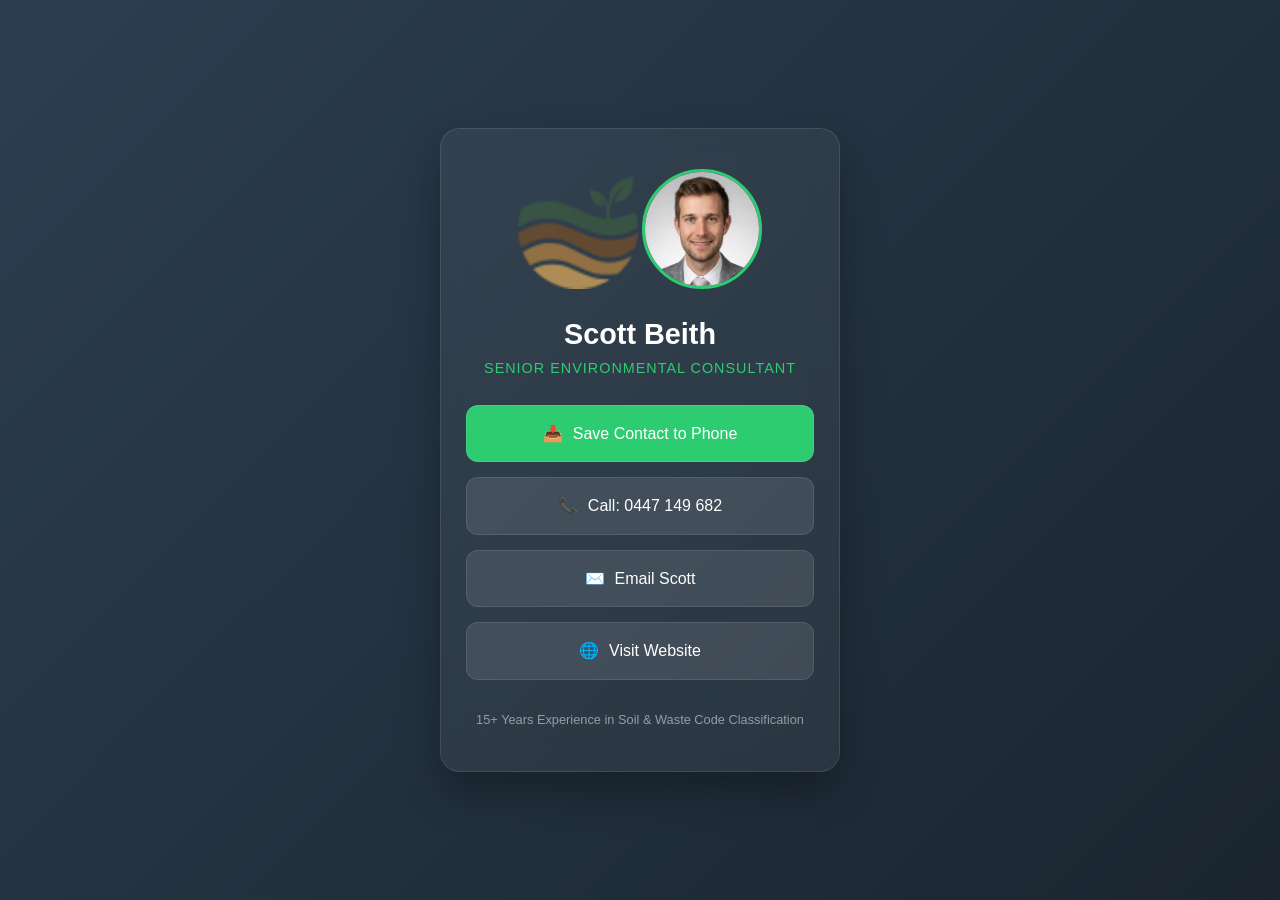
<file: scott.html>
<!DOCTYPE html>
<html lang="en">
<head>
    <meta charset="UTF-8">
    <meta name="viewport" content="width=device-width, initial-scale=1.0">
    <title>Scott | Insight Environmental Services</title>
    <link rel="stylesheet" href="css/style.css">
    <style>
        /* Specific Styles for Digital Business Card */
        .vcard-body {
            background: linear-gradient(135deg, #2c3e50 0%, #1a252f 100%);
            min-height: 100vh;
            display: flex;
            justify-content: center;
            align-items: center;
            padding: 20px;
        }
        .vcard-container {
            background: rgba(255, 255, 255, 0.05);
            backdrop-filter: blur(15px);
            -webkit-backdrop-filter: blur(15px);
            border: 1px solid rgba(255, 255, 255, 0.1);
            border-radius: 20px;
            width: 100%;
            max-width: 400px;
            padding: 40px 25px;
            text-align: center;
            box-shadow: 0 20px 40px rgba(0,0,0,0.3);
        }
        .vcard-profile-img {
            width: 120px;
            height: 120px;
            border-radius: 50%;
            border: 3px solid var(--primary-color);
            margin-bottom: 20px;
            object-fit: cover;
        }
        .vcard-name {
            color: white;
            font-size: 1.8rem;
            margin-bottom: 5px;
        }
        .vcard-title {
            color: var(--primary-color);
            font-weight: 500;
            margin-bottom: 25px;
            letter-spacing: 1px;
            text-transform: uppercase;
            font-size: 0.9rem;
        }
        .vcard-links {
            display: flex;
            flex-direction: column;
            gap: 15px;
        }
        .vcard-btn {
            display: flex;
            align-items: center;
            justify-content: center;
            gap: 10px;
            background: rgba(255, 255, 255, 0.1);
            color: white;
            padding: 15px;
            border-radius: 12px;
            text-decoration: none;
            font-weight: 500;
            transition: all 0.3s ease;
            border: 1px solid rgba(255, 255, 255, 0.1);
        }
        .vcard-btn:hover {
            background: var(--primary-color);
            transform: translateY(-3px);
        }
        .vcard-btn.main {
            background: var(--primary-color);
        }
        .vcard-footer-logo {
            margin-top: 30px;
            width: 120px;
            opacity: .75;
        }
    </style>

<!-- Google tag (gtag.js) -->
<script async src="https://www.googletagmanager.com/gtag/js?id=G-XJ8108BYE0"></script>
<script>
  window.dataLayer = window.dataLayer || [];
  function gtag(){dataLayer.push(arguments);}
  gtag('js', new Date());
  gtag('config', 'G-XJ8108BYE0');
</script>
    
</head>
    
<body class="vcard-body">

    <div class="vcard-container">
        <img src="img/Mobile-SquareLogo-60x56.png" alt="Insight Environmental Services" class="vcard-footer-logo" style="margin-bottom: 20px; margin-top: 0;">
        
        <img src="img\Scott-Beith-Co-Founder-Environmental-Scientist-Profile.webp" alt="Scott" class="vcard-profile-img">
        
        <h1 class="vcard-name">Scott Beith</h1>
        <p class="vcard-title">Senior Environmental Consultant</p>

        <div class="vcard-links">
            <a href="assets/scott.vcf" class="vcard-btn main" download>
                <span>📥</span> Save Contact to Phone
            </a>

            <a href="tel:0447149682" class="vcard-btn">
                <span>📞</span> Call: 0447 149 682
            </a>

            <a href="mailto:scott@insightenviro.com.au" class="vcard-btn">
                <span>✉️</span> Email Scott
            </a>

            <a href="https://insightenviro.com.au" class="vcard-btn">
                <span>🌐</span> Visit Website
            </a>
        </div>

        <p style="color: rgba(255,255,255,0.5); font-size: 0.8rem; margin-top: 30px;">
            15+ Years Experience in Soil & Waste Code Classification
        </p>
    </div>

</body>
</html>
</file>
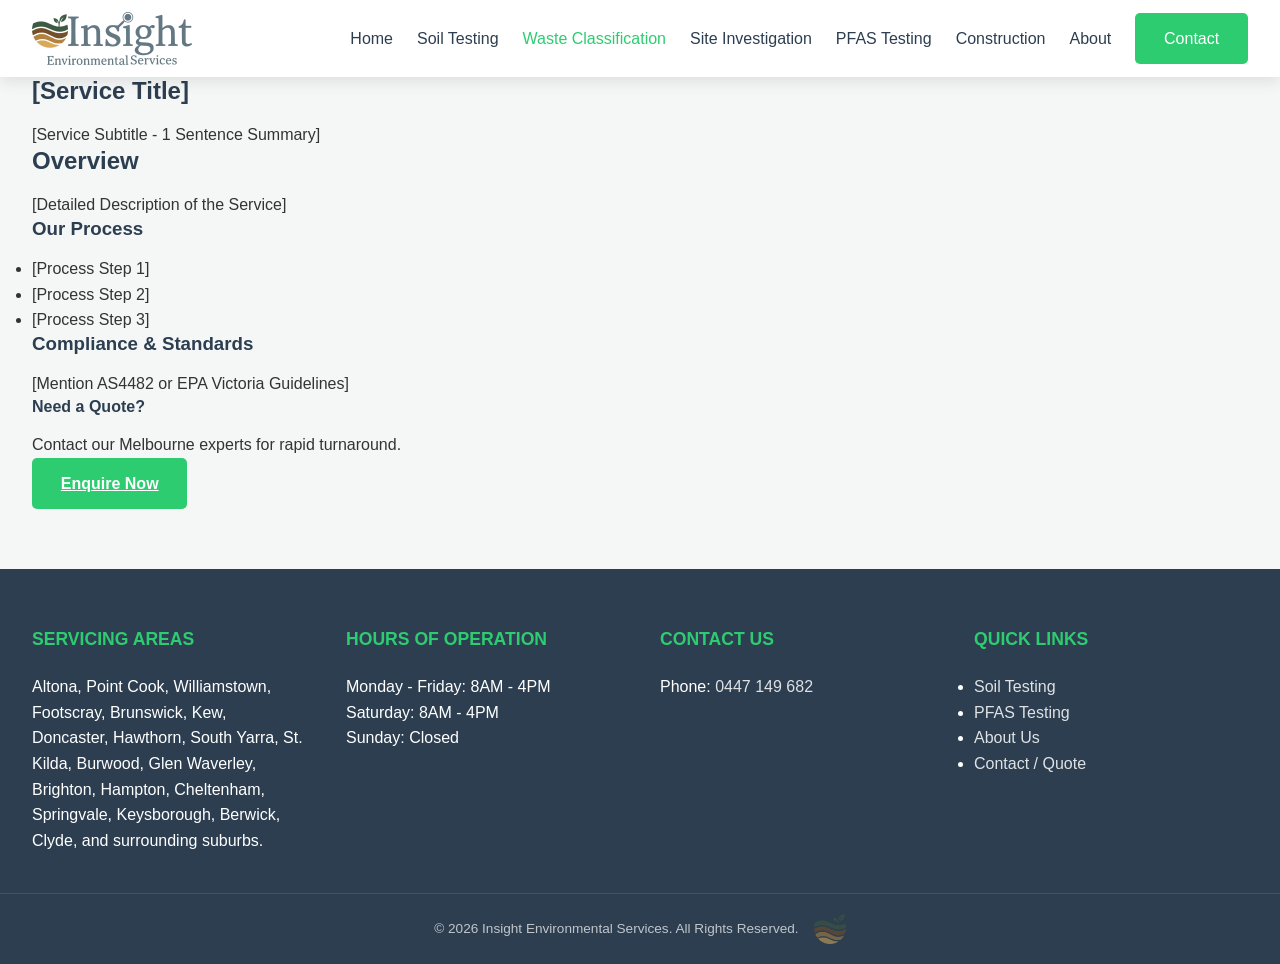
<file: services.html>
<!DOCTYPE html>
<html lang="en-AU">
<head>
    <meta charset="UTF-8">
    <meta name="viewport" content="width=device-width, initial-scale=1.0">
        <title>Insight Environmental | Waste Classification Melbourne</title>
    <meta name="description" content="Expert environmental consultancy in Victoria. Specialising in soil testing, asbestos surveys, and waste classification for construction clients.">
        <link rel="icon" type="image/png" sizes="16x15" href="img/Favicon-16x15.png">
        <link rel="stylesheet" href="css/style.css">

    <script type="application/ld+json">
{
  "@context": "https://schema.org/",
  "@type": "Service",
  "serviceType": "Soil Testing & Waste Classification",
  "description": "Professional soil analysis and waste classification in accordance with AS4482 and EPA Victoria guidelines.",
  "provider": {
    "@type": "LocalBusiness",
    "name": "Insight Environmental"
  },
  "hasOfferCatalog": {
    "@type": "OfferCatalog",
    "name": "Environmental Services",
    "itemListElement": [
      {
        "@type": "Offer",
        "itemOffered": {
          "@type": "Service",
          "name": "Clean Fill Certification"
        }
      },
      {
        "@type": "Offer",
        "itemOffered": {
          "@type": "Service",
          "name": "Contaminated Land Assessment"
        }
      }
    ]
  }
}
</script>

<!-- Google tag (gtag.js) -->
<script async src="https://www.googletagmanager.com/gtag/js?id=G-XJ8108BYE0"></script>
<script>
  window.dataLayer = window.dataLayer || [];
  function gtag(){dataLayer.push(arguments);}
  gtag('js', new Date());
  gtag('config', 'G-XJ8108BYE0');
</script>

</head>
	
<body>

<header>
    <nav class="container">
        <div class="logo-wrapper">
            <a href="index.html" class="logo-link">
                <img src="img/MobileRectangleLogo160x53.png" alt="Insight Environmental Logo" class="header-logo">
            </a>
        </div>

        <button class="menu-toggle" aria-label="Toggle navigation" id="mobile-menu">
            <span class="bar"></span>
            <span class="bar"></span>
            <span class="bar"></span>
        </button>

        <ul class="nav-links">
            <li><a href="index.html">Home</a></li>
            <li><a href="soil-testing.html">Soil Testing</a></li>
            <li><a href="waste-classification.html" class="active">Waste Classification</a></li>
            <li><a href="site-investigation.html">Site Investigation</a></li>
            <li><a href="pfas-testing.html">PFAS Testing</a></li>
            <li><a href="construction-clients.html">Construction</a></li>
            <li><a href="about.html">About</a></li>
            <li><a href="contact.html" class="btn-primary">Contact</a></li>
        </ul>
    </nav>
</header>
    <main>
    <section class="service-hero">
        <div class="container">
            <h1>[Service Title]</h1>
            <p class="lead">[Service Subtitle - 1 Sentence Summary]</p>
        </div>
    </section>

    <section class="service-details container">
        <div class="content-wrapper">
            <div class="text-content">
                <h2>Overview</h2>
                <p>[Detailed Description of the Service]</p>
                
                <h3>Our Process</h3>
                <ul>
                    <li>[Process Step 1]</li>
                    <li>[Process Step 2]</li>
                    <li>[Process Step 3]</li>
                </ul>

                <h3>Compliance & Standards</h3>
                <p>[Mention AS4482 or EPA Victoria Guidelines]</p>
            </div>
            
            <aside class="service-sidebar">
                <div class="cta-box">
                    <h4>Need a Quote?</h4>
                    <p>Contact our Melbourne experts for rapid turnaround.</p>
                    <a href="contact.html" class="btn-primary">Enquire Now</a>
                </div>
            </aside>
        </div>
    </section>
</main>

 <footer class="main-footer">
        <div class="container footer-grid">
            <div class="footer-col">
                <h3>Servicing Areas</h3>
                <p class="area-list">
                    Altona, Point Cook, Williamstown, Footscray, Brunswick, Kew, Doncaster, 
                    Hawthorn, South Yarra, St. Kilda, Burwood, Glen Waverley, Brighton, 
                    Hampton, Cheltenham, Springvale, Keysborough, Berwick, Clyde, 
                    and surrounding suburbs.
                </p>
            </div>
            <div class="footer-col">
                <h3>Hours of Operation</h3>
                <p>Monday - Friday: 8AM - 4PM</p>
                <p>Saturday: 8AM - 4PM</p>
                <p>Sunday: Closed</p>
            </div>
            <div class="footer-col">
                <h3>Contact Us</h3>
                <p>Phone: <a href="tel:0447149682">0447 149 682</a></p>
            </div>
            <div class="footer-col">
                <h3>Quick Links</h3>
                <ul class="footer-links">
                    <li><a href="soil-testing.html">Soil Testing</a></li>
                    <li><a href="pfas-testing.html">PFAS Testing</a></li>
                    <li><a href="about.html">About Us</a></li>
                    <li><a href="contact.html">Contact / Quote</a></li>
                </ul>
            </div>
        </div>
<div class="footer-bottom">
    <div class="container footer-legal" style="display: flex; align-items: center; justify-content: center; gap: 15px; flex-wrap: wrap;">
        <p>&copy; <script>document.write( new Date().getUTCFullYear() );</script> Insight Environmental Services. All Rights Reserved.</p>
        <img src="img/Mobile-SquareLogo-60x56.png" alt="Insight Square Logo" style="height: 30px; width: auto; opacity: 0.8;">
    </div>
</div>
		
    </footer>

    <script src="js/main.js"></script>
</body>
</html>
</file>
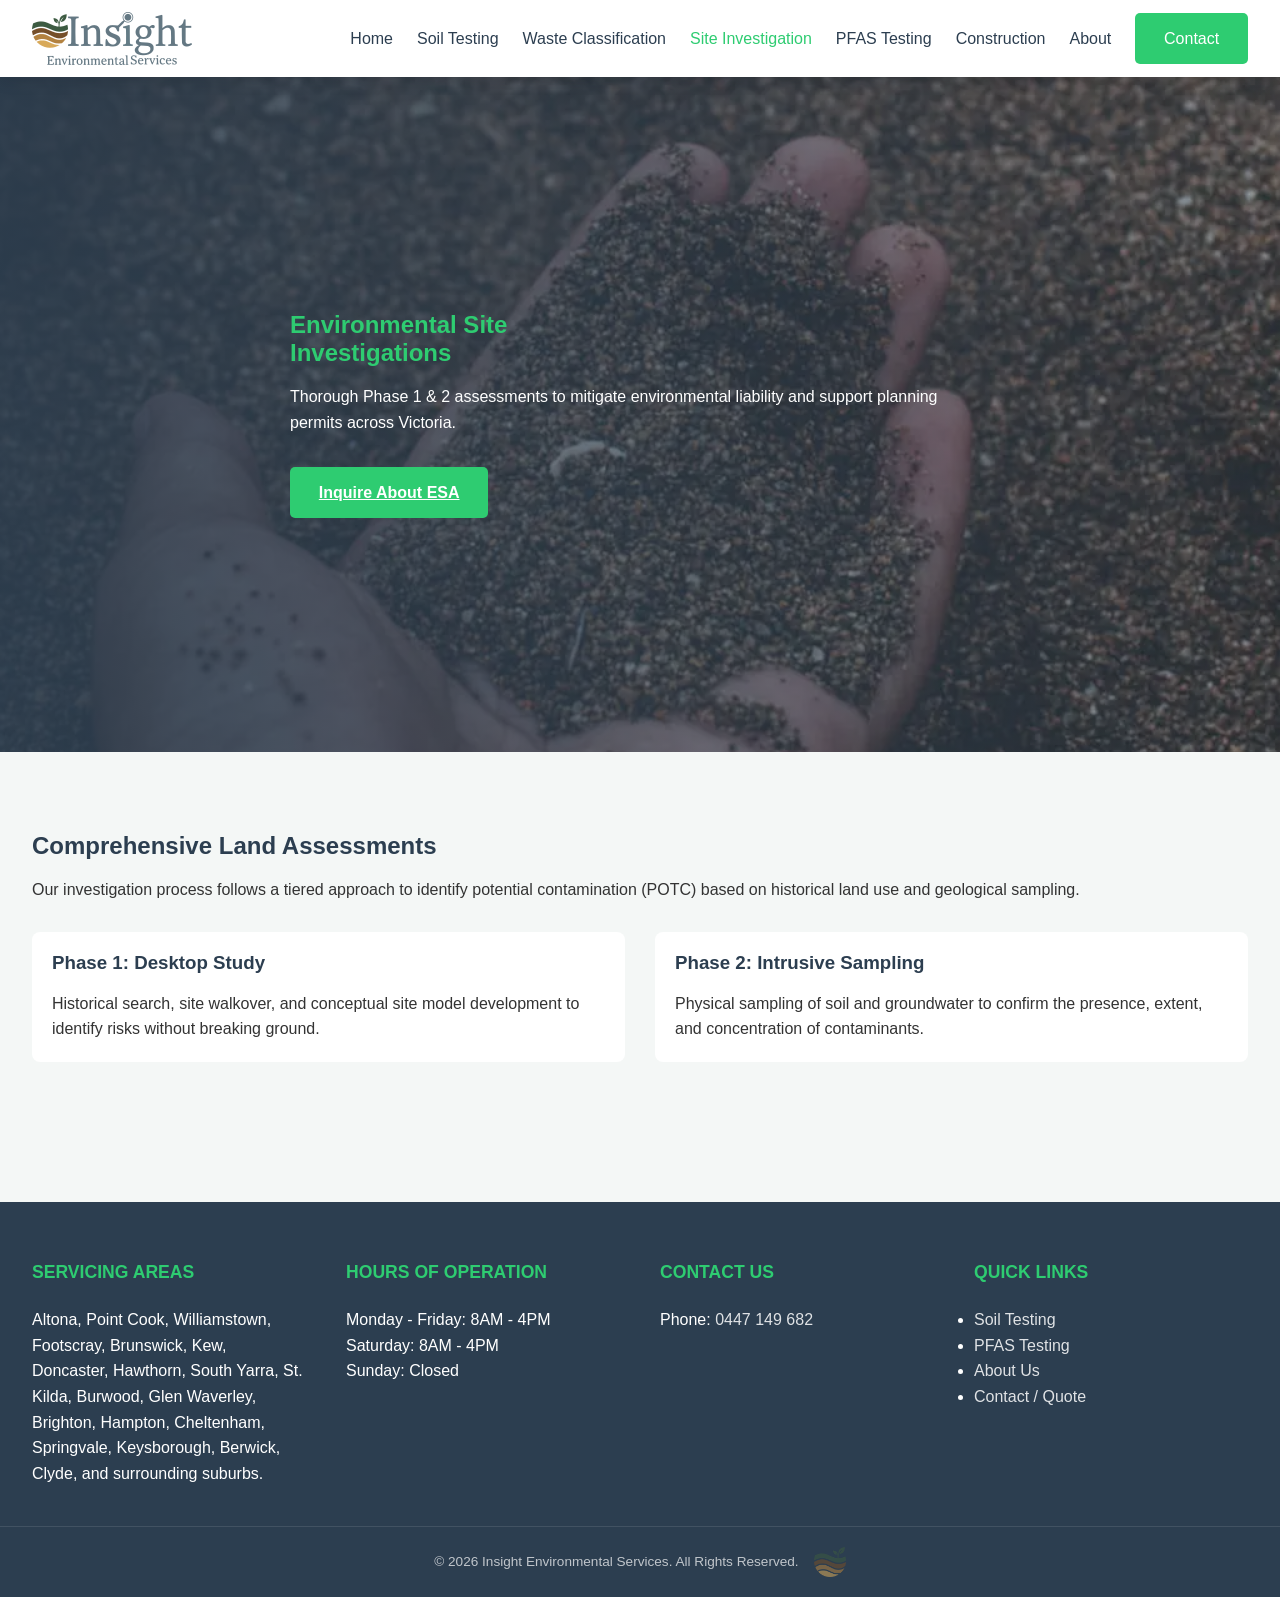
<file: site-investigation.html>
<!DOCTYPE html>
<html lang="en-AU">
<head>
    <meta charset="UTF-8">
    <meta name="viewport" content="width=device-width, initial-scale=1.0">
    <title>Environmental Site Investigations Victoria | Insight Environmental</title>
    <meta name="description" content="Phase 1 and Phase 2 Environmental Site Assessments (ESA) in Melbourne. Thorough desktop and field investigations for land rezoning and development.">
    <link rel="icon" type="image/png" sizes="16x15" href="img/Favicon-16x15.png">
    <link rel="stylesheet" href="css/style.css">
	    
    <script type="application/ld+json">
    {
      "@context": "https://schema.org/",
      "@type": "LocalBusiness",
      "name": "Insight Environmental Services",
      "description": "Experts in soil testing, waste classification and environmental site investigations in Melbourne.",
      "url": "https://insightenviro.com.au",
      "telephone": "0447149682",
      "address": {
        "@type": "PostalAddress",
        "addressLocality": "Melbourne",
        "addressRegion": "VIC",
        "addressCountry": "AU"
      }
    }
    </script>

<!-- Google tag (gtag.js) -->
<script async src="https://www.googletagmanager.com/gtag/js?id=G-XJ8108BYE0"></script>
<script>
  window.dataLayer = window.dataLayer || [];
  function gtag(){dataLayer.push(arguments);}
  gtag('js', new Date());
  gtag('config', 'G-XJ8108BYE0');
</script>

</head>
<body>
<header>
    <nav class="container">
        <div class="logo-wrapper">
            <a href="index.html" class="logo-link">
                <img src="img/MobileRectangleLogo160x53.png" alt="Insight Environmental Logo" class="header-logo">
            </a>
        </div>

        <button class="menu-toggle" aria-label="Toggle navigation" id="mobile-menu">
            <span class="bar"></span>
            <span class="bar"></span>
            <span class="bar"></span>
        </button>

        <ul class="nav-links">
            <li><a href="index.html">Home</a></li>
            <li><a href="soil-testing.html">Soil Testing</a></li>
            <li><a href="waste-classification.html" >Waste Classification</a></li>
            <li><a href="site-investigation.html" class="active">Site Investigation</a></li>
            <li><a href="pfas-testing.html">PFAS Testing</a></li>
            <li><a href="construction-clients.html">Construction</a></li>
            <li><a href="about.html">About</a></li>
            <li><a href="contact.html" class="btn-primary">Contact</a></li>
        </ul>
    </nav>
</header>
    <main>
        <section class="hero">
            <div class="hero-parallax" style="background-image: url('img/site-investigation-vic.webp');"></div>
            <div class="hero-overlay"></div>
            <div class="container">
                <div class="hero-content">
                    <h1><span>Environmental Site <br>Investigations</span></h1>
                    <p>Thorough Phase 1 & 2 assessments to mitigate environmental liability and support planning permits across Victoria.</p>
                    <div class="cta-group">
                        <a href="contact.html" class="btn-primary">Inquire About ESA</a>
                    </div>
                </div>
            </div>
        </section>

        <section class="container section-padding" style="padding: 80px 2rem;">
            <h2>Comprehensive Land Assessments</h2>
            <p>Our investigation process follows a tiered approach to identify potential contamination (POTC) based on historical land use and geological sampling.</p>
            <div style="display: grid; grid-template-columns: 1fr 1fr; gap: 30px; margin-top: 30px;">
                <div style="background: #fff; padding: 20px; border-radius: 8px;">
                    <h3>Phase 1: Desktop Study</h3>
                    <p>Historical search, site walkover, and conceptual site model development to identify risks without breaking ground.</p>
                </div>
                <div style="background: #fff; padding: 20px; border-radius: 8px;">
                    <h3>Phase 2: Intrusive Sampling</h3>
                    <p>Physical sampling of soil and groundwater to confirm the presence, extent, and concentration of contaminants.</p>
                </div>
            </div>
        </section>
    </main>
	
 <footer class="main-footer">
        <div class="container footer-grid">
            <div class="footer-col">
                <h3>Servicing Areas</h3>
                <p class="area-list">
                    Altona, Point Cook, Williamstown, Footscray, Brunswick, Kew, Doncaster, 
                    Hawthorn, South Yarra, St. Kilda, Burwood, Glen Waverley, Brighton, 
                    Hampton, Cheltenham, Springvale, Keysborough, Berwick, Clyde, 
                    and surrounding suburbs.
                </p>
            </div>
            <div class="footer-col">
                <h3>Hours of Operation</h3>
                <p>Monday - Friday: 8AM - 4PM</p>
                <p>Saturday: 8AM - 4PM</p>
                <p>Sunday: Closed</p>
            </div>
            <div class="footer-col">
                <h3>Contact Us</h3>
                <p>Phone: <a href="tel:0447149682">0447 149 682</a></p>
            </div>
            <div class="footer-col">
                <h3>Quick Links</h3>
                <ul class="footer-links">
                    <li><a href="soil-testing.html">Soil Testing</a></li>
                    <li><a href="pfas-testing.html">PFAS Testing</a></li>
                    <li><a href="about.html">About Us</a></li>
                    <li><a href="contact.html">Contact / Quote</a></li>
                </ul>
            </div>
        </div>
<div class="footer-bottom">
    <div class="container footer-legal" style="display: flex; align-items: center; justify-content: center; gap: 15px; flex-wrap: wrap;">
        <p>&copy; <script>document.write( new Date().getUTCFullYear() );</script> Insight Environmental Services. All Rights Reserved.</p>
        <img src="img/Mobile-SquareLogo-60x56.png" alt="Insight Square Logo" style="height: 30px; width: auto; opacity: 0.8;">
    </div>
</div>
		
    </footer>

    <script src="js/main.js"></script>

    </body>
</html>
</file>
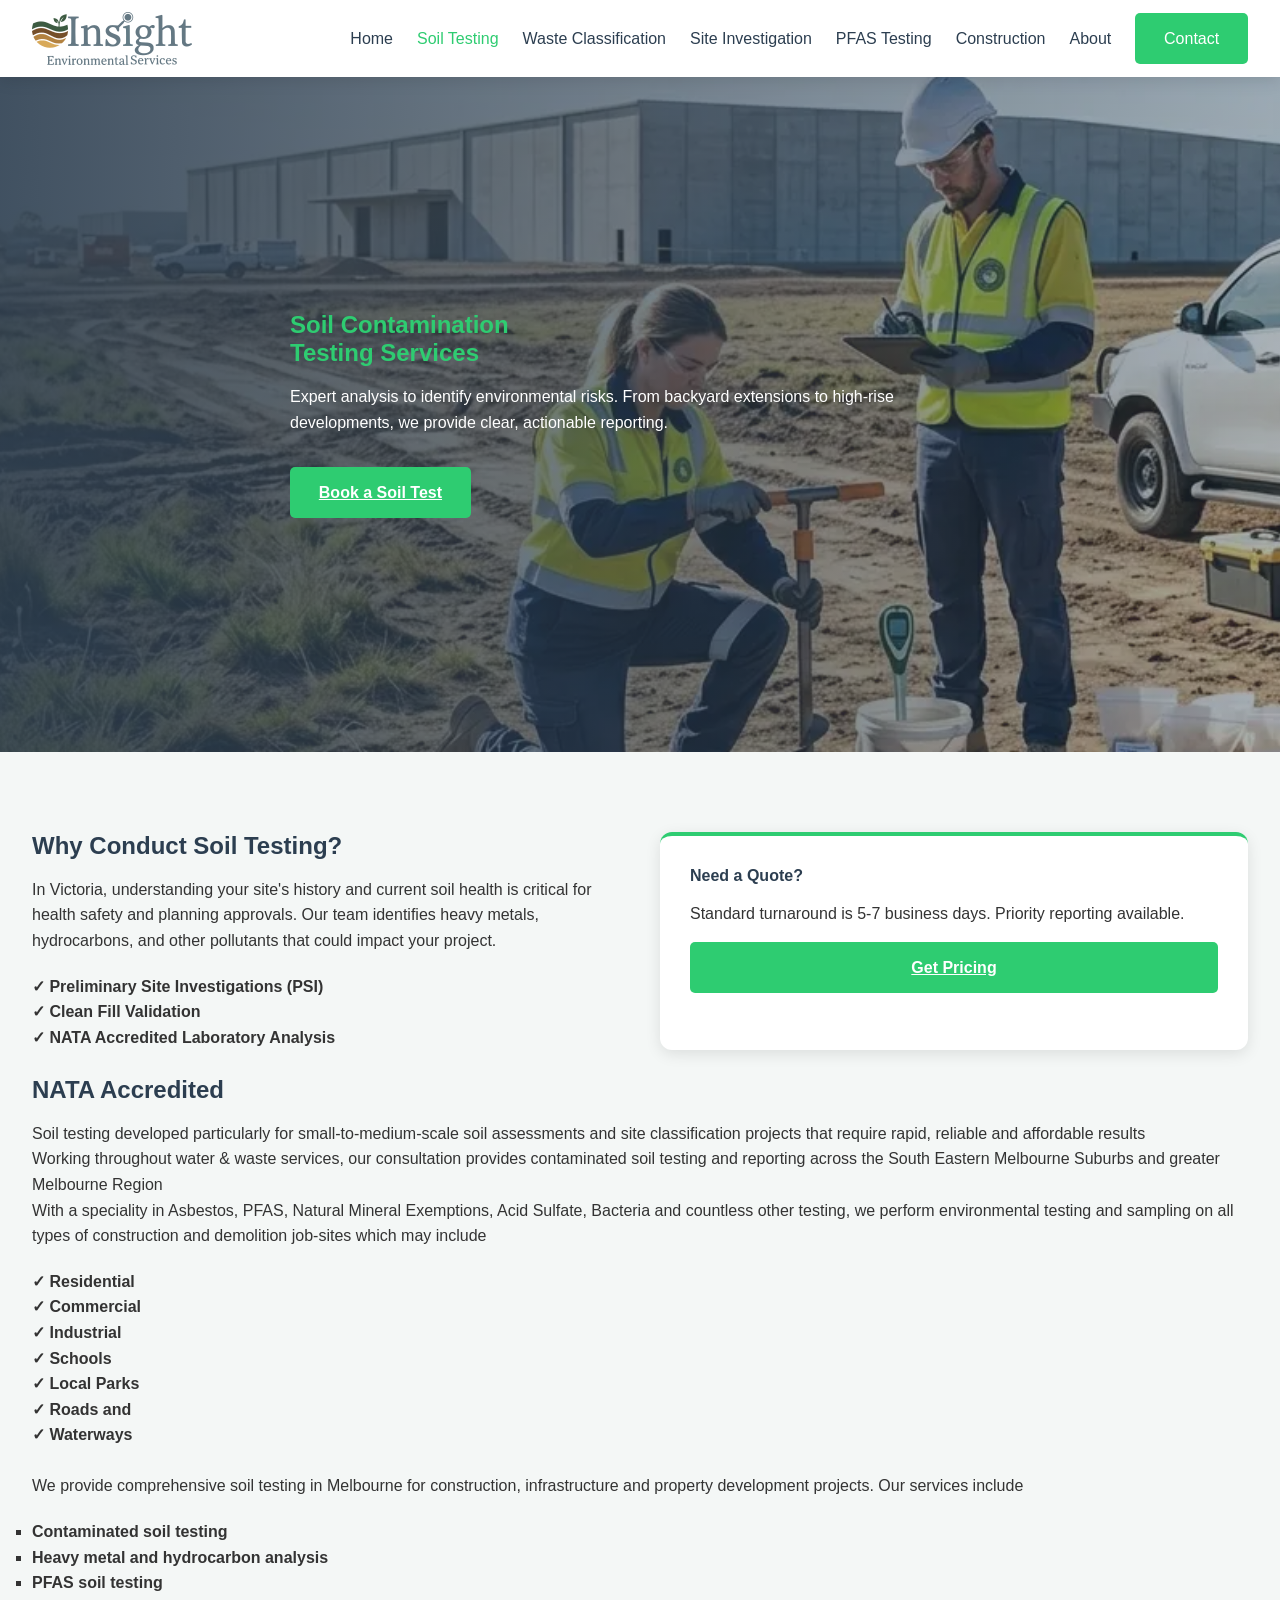
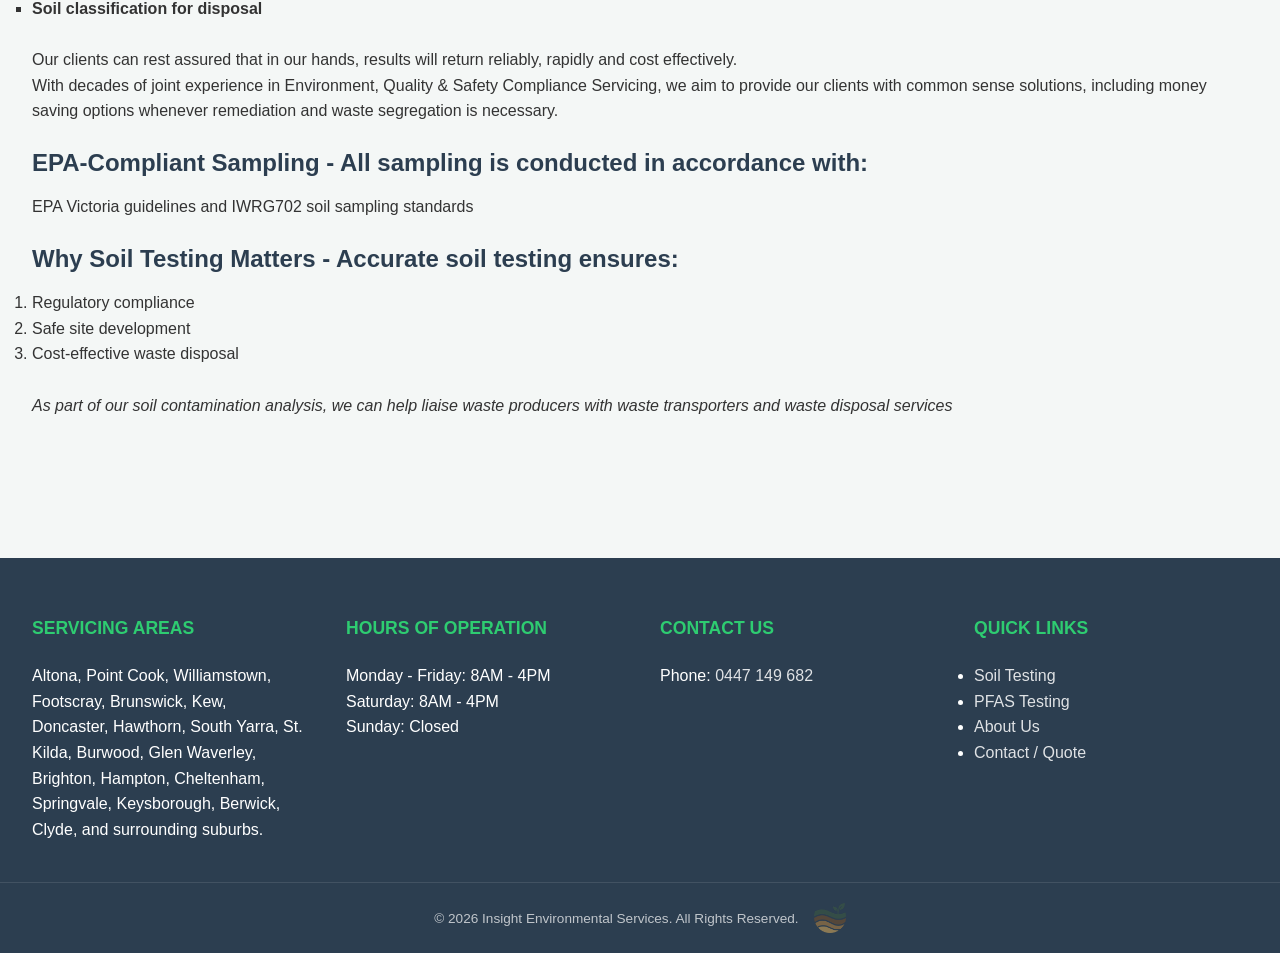
<file: soil-testing.html>
<!DOCTYPE html>
<html lang="en-AU">
<head>
    <meta charset="UTF-8">
    <meta name="viewport" content="width=device-width, initial-scale=1.0">
    
    <title>Soil Testing & Waste Classification Melbourne | Insight Environmental</title>
    <meta name="description" content="Fast, reliable soil testing, waste classification, and environmental reporting in Melbourne. EPA Victoria compliant assessments for construction and development.">
    
    <link rel="icon" type="image/png" sizes="16x15" href="img/Favicon-16x15.png">
    <link rel="stylesheet" href="css/style.css">
    
    <script type="application/ld+json">
    {
      "@context": "https://schema.org/",
      "@type": "LocalBusiness",
      "name": "Insight Environmental Services",
      "description": "Experts in soil testing, waste classification and environmental site investigations in Melbourne.",
      "url": "https://insightenviro.com.au",
      "telephone": "0447149682",
      "address": {
        "@type": "PostalAddress",
        "addressLocality": "Melbourne",
        "addressRegion": "VIC",
        "addressCountry": "AU"
      }
    }
    </script>

<!-- Google tag (gtag.js) -->
<script async src="https://www.googletagmanager.com/gtag/js?id=G-XJ8108BYE0"></script>
<script>
  window.dataLayer = window.dataLayer || [];
  function gtag(){dataLayer.push(arguments);}
  gtag('js', new Date());
  gtag('config', 'G-XJ8108BYE0');
</script>
	
</head>

<body>

<header>
    <nav class="container">
        <div class="logo-wrapper">
            <a href="index.html" class="logo-link">
                <img src="img/MobileRectangleLogo160x53.png" alt="Insight Environmental Logo" class="header-logo">
            </a>
        </div>

        <button class="menu-toggle" aria-label="Toggle navigation" id="mobile-menu">
            <span class="bar"></span>
            <span class="bar"></span>
            <span class="bar"></span>
        </button>

        <ul class="nav-links">
            <li><a href="index.html">Home</a></li>
            <li><a href="soil-testing.html" class="active">Soil Testing</a></li>
            <li><a href="waste-classification.html" >Waste Classification</a></li>
            <li><a href="site-investigation.html">Site Investigation</a></li>
            <li><a href="pfas-testing.html">PFAS Testing</a></li>
            <li><a href="construction-clients.html">Construction</a></li>
            <li><a href="about.html">About</a></li>
            <li><a href="contact.html" class="btn-primary">Contact</a></li>
        </ul>
    </nav>
</header>

    <main>
        <section class="hero">
            <div class="hero-parallax" style="background-image: url('img/soil-testing-and-reports-site-classification-services-hero-2.webp');"></div>
            <div class="hero-overlay"></div>
            <div class="container">
                <div class="hero-content">
                    <h1><span>Soil Contamination <br>Testing Services</span></h1>
                    <p>Expert analysis to identify environmental risks. From backyard extensions to high-rise developments, we provide clear, actionable reporting.</p>
                    <div class="cta-group">
                        <a href="contact.html" class="btn-primary">Book a Soil Test</a>
                    </div>
                </div>
            </div>
        </section>

        <section class="container section-padding" style="padding: 80px 2rem;">
            <div class="grid-2-col" style="display: grid; grid-template-columns: repeat(auto-fit, minmax(300px, 1fr)); gap: 40px;">
                <div>
                    <h2>Why Conduct Soil Testing?</h2>
                    <p>In Victoria, understanding your site's history and current soil health is critical for health safety and planning approvals. Our team identifies heavy metals, hydrocarbons, and other pollutants that could impact your project.</p>
                    <ul style="list-style: none; margin-top: 20px;">
                        <li><strong>✓ Preliminary Site Investigations (PSI)</strong></li>
                        <li><strong>✓ Clean Fill Validation</strong></li>
                        <li><strong>✓ NATA Accredited Laboratory Analysis</strong></li>
                    </ul>
                </div>
                <aside class="cta-box" style="background: white; padding: 30px; border-radius: 12px; box-shadow: var(--shadow); border-top: 4px solid var(--primary-color);">
                    <h4>Need a Quote?</h4>
                    <p>Standard turnaround is 5-7 business days. Priority reporting available.</p>
                    <a href="contact.html" class="btn-primary" style="width: 100%; text-align: center; margin-top: 15px;">Get Pricing</a>
                </aside>
            </div>
			<br>
			<div>
			<h2><strong>NATA Accredited </strong></h2>
<p>Soil testing developed particularly for small-to-medium-scale soil assessments and site classification projects that require rapid, reliable and affordable results</p>
<p>Working throughout water &amp; waste services, our consultation provides contaminated soil testing and reporting across the South Eastern Melbourne Suburbs and greater Melbourne Region</p>
<p>With a speciality in Asbestos, PFAS, Natural Mineral Exemptions, Acid Sulfate, Bacteria and countless other testing, we perform environmental testing and sampling on all types of construction and demolition job-sites which may include</p>

<ul style="list-style: none; margin-top: 20px;">
<li><strong>✓ Residential</strong></li>
<li><strong>✓ Commercial</strong></li>
<li><strong>✓ Industrial</strong></li>
<li><strong>✓ Schools</strong></li>
<li><strong>✓ Local Parks</strong></li>
<li><strong>✓ Roads and</strong></li>
<li><strong>✓ Waterways</strong></li>
</ul> <br>
<p>We provide comprehensive soil testing in Melbourne for construction, infrastructure and property development projects. Our services include</p>

<ul style="list-style: square; margin-top: 20px;">
<li><strong>Contaminated soil testing</strong></li>
<li><strong>Heavy metal and hydrocarbon analysis</strong></li>
<li><strong>PFAS soil testing</strong></li>
<li><strong>Soil classification for disposal</strong></li>
</ul> <br>
<p>Our clients can rest assured that in our hands, results will return reliably, rapidly and cost effectively.
<br>With decades of joint experience in Environment, Quality &amp; Safety Compliance Servicing, we aim to provide our clients with common sense solutions, including money saving options whenever remediation and waste segregation is necessary.</p><br>
<h2>EPA-Compliant Sampling - All sampling is conducted in accordance with:</h2>
<p>EPA Victoria guidelines and IWRG702 soil sampling standards</p><br>
<h2>Why Soil Testing Matters -&nbsp;Accurate soil testing ensures:</h2>
<ol>
<li>Regulatory compliance</li>
<li>Safe site development</li>
<li>Cost-effective waste disposal</li><br>
</ol>
<blockquote>
<p><em>As part of our soil contamination analysis, we can help liaise waste producers with waste transporters and waste disposal services</em></p>
</blockquote>
			</div>
        </section>
    </main>
	 <footer class="main-footer">
        <div class="container footer-grid">
            <div class="footer-col">
                <h3>Servicing Areas</h3>
                <p class="area-list">
                    Altona, Point Cook, Williamstown, Footscray, Brunswick, Kew, Doncaster, 
                    Hawthorn, South Yarra, St. Kilda, Burwood, Glen Waverley, Brighton, 
                    Hampton, Cheltenham, Springvale, Keysborough, Berwick, Clyde, 
                    and surrounding suburbs.
                </p>
            </div>
            <div class="footer-col">
                <h3>Hours of Operation</h3>
                <p>Monday - Friday: 8AM - 4PM</p>
                <p>Saturday: 8AM - 4PM</p>
                <p>Sunday: Closed</p>
            </div>
            <div class="footer-col">
                <h3>Contact Us</h3>
                <p>Phone: <a href="tel:0447149682">0447 149 682</a></p>
            </div>
            <div class="footer-col">
                <h3>Quick Links</h3>
                <ul class="footer-links">
                    <li><a href="soil-testing.html">Soil Testing</a></li>
                    <li><a href="pfas-testing.html">PFAS Testing</a></li>
                    <li><a href="about.html">About Us</a></li>
                    <li><a href="contact.html">Contact / Quote</a></li>
                </ul>
            </div>
        </div>
<div class="footer-bottom">
    <div class="container footer-legal" style="display: flex; align-items: center; justify-content: center; gap: 15px; flex-wrap: wrap;">
        <p>&copy; <script>document.write( new Date().getUTCFullYear() );</script> Insight Environmental Services. All Rights Reserved.</p>
        <img src="img/Mobile-SquareLogo-60x56.png" alt="Insight Square Logo" style="height: 30px; width: auto; opacity: 0.8;">
    </div>
</div>
		
    </footer>

    <script src="js/main.js"></script>
</body>
</html>
</file>
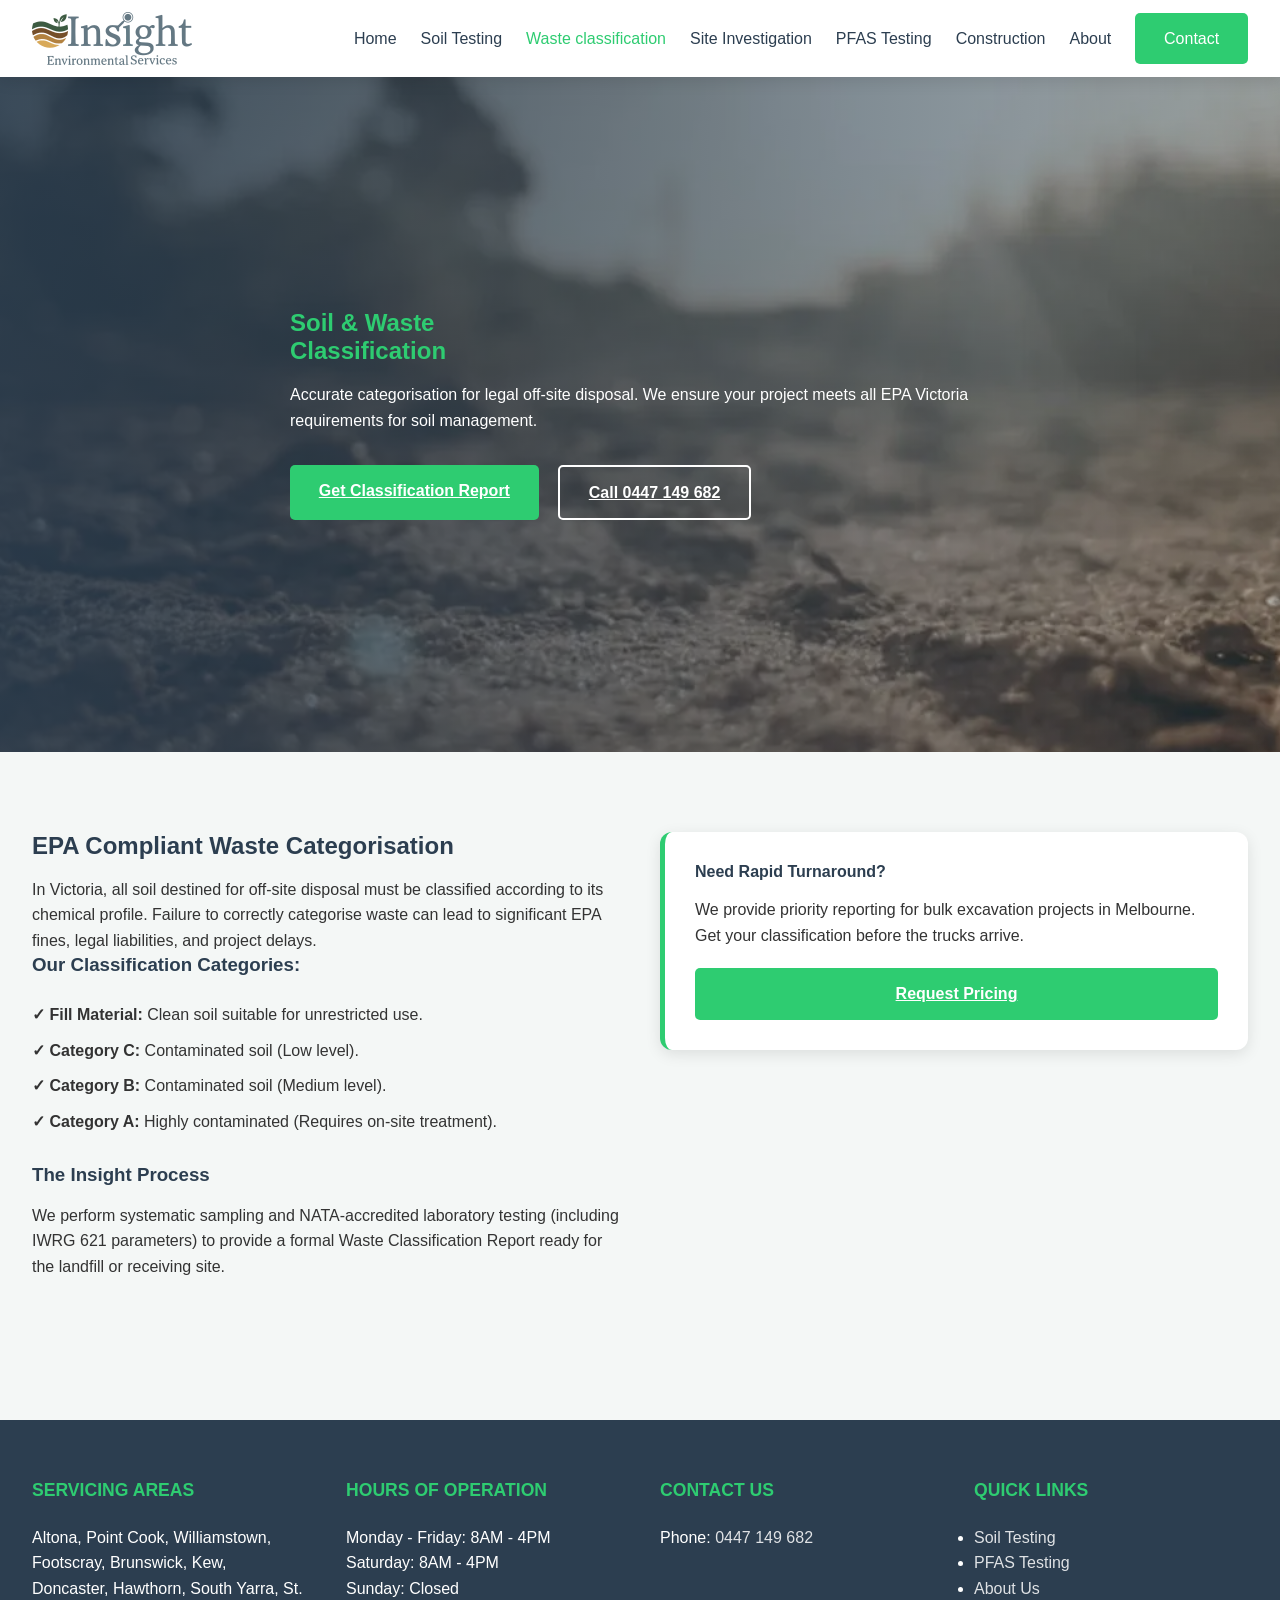
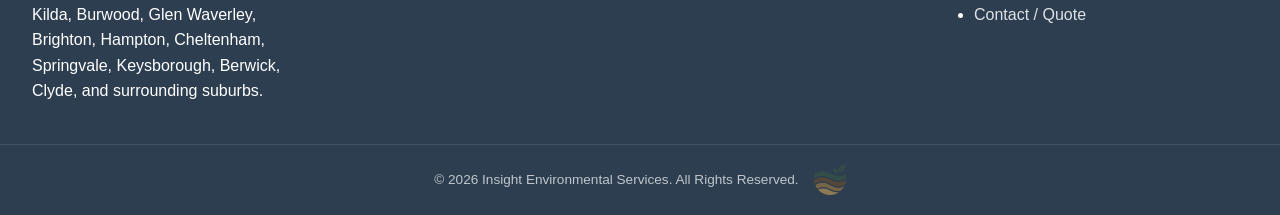
<file: waste-classification.html>
<!DOCTYPE html>
<html lang="en-AU">
<head>
    <meta charset="UTF-8">
    <meta name="viewport" content="width=device-width, initial-scale=1.0">
    
    <title>Waste Classification & Soil Disposal Melbourne | Insight Environmental</title>
    <meta name="description" content="Professional soil waste classification in Victoria. Categorise fill as Clean Fill, Category C, B, or A in compliance with EPA Publication 1828.2.">
    
    <link rel="icon" type="image/png" sizes="16x15" href="img/Favicon-16x15.png">
    
    <link rel="stylesheet" href="css/style.css">
    
    <script type="application/ld+json">
    {
      "@context": "https://schema.org/",
      "@type": "Service",
      "serviceType": "Waste Classification & Soil Analysis",
      "description": "Expert classification of soil and industrial waste in accordance with EPA Victoria Publication 1828.2 guidelines.",
      "provider": {
        "@type": "LocalBusiness",
        "name": "Insight Environmental"
      },
      "areaServed": {
        "@type": "State",
        "name": "Victoria"
      }
    }
    </script>

<!-- Google tag (gtag.js) -->
<script async src="https://www.googletagmanager.com/gtag/js?id=G-XJ8108BYE0"></script>
<script>
  window.dataLayer = window.dataLayer || [];
  function gtag(){dataLayer.push(arguments);}
  gtag('js', new Date());
  gtag('config', 'G-XJ8108BYE0');
</script>
	
</head>
<body>

<header>
    <nav class="container">
        <div class="logo-wrapper">
            <a href="index.html" class="logo-link">
                <img src="img/MobileRectangleLogo160x53.png" alt="Insight Environmental Logo" class="header-logo">
            </a>
        </div>

        <button class="menu-toggle" aria-label="Toggle navigation" id="mobile-menu">
            <span class="bar"></span>
            <span class="bar"></span>
            <span class="bar"></span>
        </button>

        <ul class="nav-links">
            <li><a href="index.html">Home</a></li>
            <li><a href="soil-testing.html">Soil Testing</a></li>
            <li><a href="waste-classification.html" class="active">Waste classification</a></li>
            <li><a href="site-investigation.html">Site Investigation</a></li>
            <li><a href="pfas-testing.html">PFAS Testing</a></li>
            <li><a href="construction-clients.html">Construction</a></li>
            <li><a href="about.html">About</a></li>
            <li><a href="contact.html" class="btn-primary">Contact</a></li>
        </ul>
    </nav>
</header>

    <main>
<section class="hero">
    <div class="hero-parallax" style="background-image: url('img/Soil-testing-waste-classification-experts-Melbourne-Hero-1.webp');"></div>
    <div class="hero-overlay"></div>
    
    <div class="container">
        <div class="hero-content">
            <h1><span>Soil & Waste <br>Classification</span></h1>
            <p>Accurate categorisation for legal off-site disposal. We ensure your project meets all EPA Victoria requirements for soil management.</p>
            <div class="cta-group">
                <a href="contact.html" class="btn-primary">Get Classification Report</a>
                <a href="tel:0447149682" class="btn-outline">Call 0447 149 682</a>
            </div>
        </div>
    </div>
</section>

        <section class="service-details container section-padding" style="padding: 80px 2rem;">
            <div class="grid-2-col" style="display: grid; grid-template-columns: repeat(auto-fit, minmax(300px, 1fr)); gap: 40px; align-items: start;">
                <div class="text-block">
                    <h2>EPA Compliant Waste Categorisation</h2>
                    <p>In Victoria, all soil destined for off-site disposal must be classified according to its chemical profile. Failure to correctly categorise waste can lead to significant EPA fines, legal liabilities, and project delays.</p>
                    
                    <h3>Our Classification Categories:</h3>
                    <ul class="check-list" style="list-style: none; padding-top: 10px;">
                        <li style="margin-bottom: 10px;"><strong>✓ Fill Material:</strong> Clean soil suitable for unrestricted use.</li>
                        <li style="margin-bottom: 10px;"><strong>✓ Category C:</strong> Contaminated soil (Low level).</li>
                        <li style="margin-bottom: 10px;"><strong>✓ Category B:</strong> Contaminated soil (Medium level).</li>
                        <li style="margin-bottom: 10px;"><strong>✓ Category A:</strong> Highly contaminated (Requires on-site treatment).</li>
                    </ul>

                    <h3 style="margin-top: 30px;">The Insight Process</h3>
                    <p>We perform systematic sampling and NATA-accredited laboratory testing (including IWRG 621 parameters) to provide a formal Waste Classification Report ready for the landfill or receiving site.</p>
                </div>
                
                <aside class="sidebar-cta">
                    <div class="cta-box" style="background: white; padding: 30px; border-radius: 12px; box-shadow: var(--shadow); border-left: 5px solid var(--primary-color);">
                        <h4>Need Rapid Turnaround?</h4>
                        <p>We provide priority reporting for bulk excavation projects in Melbourne. Get your classification before the trucks arrive.</p>
                        <a href="contact.html" class="btn-primary" style="display: block; text-align: center; margin-top: 20px;">Request Pricing</a>
                    </div>
                </aside>
            </div>
        </section>
    </main>

    <footer class="main-footer">
        <div class="container footer-grid">
            <div class="footer-col">
                <h3>Servicing Areas</h3>
                <p class="area-list">
                    Altona, Point Cook, Williamstown, Footscray, Brunswick, Kew, Doncaster, 
                    Hawthorn, South Yarra, St. Kilda, Burwood, Glen Waverley, Brighton, 
                    Hampton, Cheltenham, Springvale, Keysborough, Berwick, Clyde, 
                    and surrounding suburbs.
                </p>
            </div>
            <div class="footer-col">
                <h3>Hours of Operation</h3>
                <p>Monday - Friday: 8AM - 4PM</p>
                <p>Saturday: 8AM - 4PM</p>
                <p>Sunday: Closed</p>
            </div>
            <div class="footer-col">
                <h3>Contact Us</h3>
                <p>Phone: <a href="tel:0447149682">0447 149 682</a></p>
            </div>
            <div class="footer-col">
                <h3>Quick Links</h3>
                <ul class="footer-links">
                    <li><a href="soil-testing.html">Soil Testing</a></li>
                    <li><a href="pfas-testing.html">PFAS Testing</a></li>
                    <li><a href="about.html">About Us</a></li>
                    <li><a href="contact.html">Contact / Quote</a></li>
                </ul>
            </div>
        </div>
<div class="footer-bottom">
    <div class="container footer-legal" style="display: flex; align-items: center; justify-content: center; gap: 15px; flex-wrap: wrap;">
        <p>&copy; <script>document.write( new Date().getUTCFullYear() );</script> Insight Environmental Services. All Rights Reserved.</p>
        <img src="img/Mobile-SquareLogo-60x56.png" alt="Insight Square Logo" style="height: 30px; width: auto; opacity: 0.8;">
    </div>
</div>
		
    </footer>

    <script src="js/main.js"></script>
</body>
</html>
</file>
<file: css/style.css>
/* --- 1. Global Variables & Resets --- */
:root {
    --primary-color: #2ecc71;    /* Environmental Green */
    --primary-hover: #27ae60;
    --secondary-color: #2c3e50;  /* Deep Navy/Charcoal */
    --text-dark: #333333;
    --text-light: #ffffff;
    --bg-light: #f4f7f6;
    --accent-gray: #e0e0e0;
    --error-red: #e74c3c;
    --transition: all 0.3s ease;
    --shadow: 0 4px 15px rgba(0, 0, 0, 0.1);
}

* {
    margin: 0;
    padding: 0;
    box-sizing: border-box;
    font-family: 'Inter', -apple-system, BlinkMacSystemFont, 'Segoe UI', Roboto, sans-serif;
}

body {
    line-height: 1.6;
    color: var(--text-dark);
    background-color: var(--bg-light);
    overflow-x: hidden;
    scroll-behavior: smooth;
}

.container {
    max-width: 1600px;
    margin: 0 auto;
    padding: 0 2rem;
}

/* --- 2. Typography --- */
h1, h2, h3, h4 {
    color: var(--secondary-color);
    line-height: 1.2;
    margin-bottom: 1rem;
}

h1 span { color: var(--primary-color); }

/* --- 3. Header & Navigation --- */
header {
    background: var(--text-light);
    box-shadow: var(--shadow);
    padding: 0.75rem 0;
    position: sticky;
    top: 0;
    z-index: 1000;
}

nav.container {
    display: flex;
    justify-content: space-between;
    align-items: center;
}

.logo-wrapper {
    display: flex;
    align-items: center;
}

.logo-link {
    display: flex;
    align-items: center;
    text-decoration: none;
    gap: 12px;
}

.header-logo {
    width: 160px;
    height: 53px;
    object-fit: contain;
    display: block;
}

.logo {
    font-size: 1.5rem;
    font-weight: 800;
    color: var(--secondary-color);
    text-transform: uppercase;
    letter-spacing: 1px;
    margin-bottom: 0;
    white-space: nowrap;
}

.logo span { color: var(--primary-color); }
/* Honeypot Styling */
.hp-field {
    opacity: 0;
    position: absolute;
    top: 0;
    left: 0;
    height: 0;
    width: 0;
    z-index: -1;
    overflow: hidden;
}

.nav-links {
    display: flex;
    list-style: none;
    gap: 1.5rem;
    align-items: center;
}

.nav-links a {
    text-decoration: none;
    color: var(--secondary-color);
    font-weight: 500;
    transition: var(--transition);
}

.nav-links a:hover, .nav-links a.active {
    color: var(--primary-color);
}

.tier-1-box {
    background: var(--secondary-color);
    color: white;
    margin-top: 60px;
    padding: 40px;
    border-radius: 12px;
    text-align: center;
}

/* Hamburger Toggle */
.menu-toggle {
    display: none;
    flex-direction: column;
    cursor: pointer;
    background: none;
    border: none;
    gap: 5px;
    padding: 5px;
}

.bar {
    width: 25px;
    height: 3px;
    background-color: var(--secondary-color);
    transition: var(--transition);
}

/* --- 4. Buttons --- */
.btn-primary {
    background: var(--primary-color);
    color: white !important;
    padding: 0.8rem 1.8rem;
    border-radius: 5px;
    font-weight: 600;
    border: none;
    cursor: pointer;
    display: inline-block;
    transition: var(--transition);
}

.btn-primary:hover {
    background: var(--primary-hover);
    transform: translateY(-2px);
    box-shadow: 0 4px 10px rgba(46, 204, 113, 0.3);
}

.btn-outline {
    background: transparent;
    border: 2px solid var(--text-light);
    color: var(--text-light);
    padding: 0.8rem 1.8rem;
    border-radius: 5px;
    font-weight: 600;
    transition: var(--transition);
}

.btn-outline:hover {
    background: var(--text-light);
    color: var(--secondary-color);
}

/* --- 5. Hero Section (Dynamic Image Setup) --- */
.hero {
    position: relative;
    min-height: 75vh;
    display: flex;
    align-items: center;
    overflow: hidden;
    color: var(--text-light);
}

.hero-parallax {
    position: absolute;
    top: 0;
    left: 0;
    width: 100%;
    height: 100%;
    /* Image path is defined in HTML style="background-image: url(...)" */
    background-size: cover;
    background-position: center;
    background-repeat: no-repeat;
    background-attachment: fixed; /* Parallax effect */
    z-index: -2;
}

.hero-overlay {
    position: absolute;
    top: 0;
    left: 0;
    width: 100%;
    height: 100%;
    /* Dark gradient for text legibility */
    background: linear-gradient(to right, rgba(44, 62, 80, 0.9), rgba(44, 62, 80, 0.4));
    z-index: -1;
}

.hero-content {
    max-width: 700px;
    animation: fadeInUp 0.8s ease-out;
}

.cta-group {
    display: flex;
    gap: 1.2rem;
    margin-top: 2rem;
}
/* Added these styles for the new profile picture layouts */
.consultant-img-placeholder {
    width: 100%;
    height: 400px;
    background-color: #f0f0f0;
    border-radius: 12px;
    display: flex;
    align-items: center;
    justify-content: center;
    border: 2px dashed var(--accent-gray);
    color: var(--secondary-color);
}

.profile-card {
    display: flex;
    align-items: center;
    gap: 20px;
    background: white;
    padding: 20px;
    border-radius: 10px;
    box-shadow: var(--shadow);
    margin-bottom: 20px;
}

.profile-img {
    width: 80px;
    height: 80px;
    border-radius: 50%;
    object-fit: cover;
    background: var(--accent-gray);
}
/* --- 6. Footer & Branding Alignment --- */
.main-footer {
    background-color: var(--secondary-color);
    color: var(--text-light);
    padding: 60px 0 20px;
    margin-top: 60px;
}

.footer-grid {
    display: grid;
    grid-template-columns: repeat(auto-fit, minmax(240px, 1fr));
    gap: 40px;
}

.footer-col h3 {
    color: var(--primary-color);
    margin-bottom: 1.5rem;
    font-size: 1.1rem;
    text-transform: uppercase;
}

.footer-bottom {
    text-align: center;
    margin-top: 40px;
    padding-top: 20px;
    border-top: 1px solid rgba(255,255,255,0.1);
		
}

.footer-legal {
    display: flex;
    align-items: center;
    justify-content: center;
    gap: 15px;
    flex-wrap: wrap;
    font-size: 0.85rem;
    opacity: 0.7;
}

.footer-logo-img {
    height: 30px;
    width: auto;
    opacity: 0.8;
}
/* --- Footer Link Styling --- */

/* 1. Set default state to white */
.footer-col a, 
.footer-links li a {
    color: var(--text-light) !important; /* Forces white */
    text-decoration: none;
    transition: var(--transition);
    opacity: 0.85; /* Slightly muted for a professional look */
}

/* 2. Hover, Active (Click), and Visited States */
.footer-col a:hover,
.footer-col a:active,
.footer-col a:visited,
.footer-links li a:hover,
.footer-links li a:active,
.footer-links li a:visited {
    color: var(--primary-color) !important; /* #2ecc71 */
    opacity: 1;
}

/* Optional: Add a small underline on hover for better UX */
.footer-links li a:hover {
    text-decoration: underline;
}
/* --- 7. Responsive Design --- */
@media (max-width: 1100px) {
    .menu-toggle { display: flex; z-index: 1001; }
    
    .nav-links {
        position: absolute;
        top: 100%;
        right: 100%;
        flex-direction: column;
        background: white;
        width: 100%;
        padding: 2.5rem;
        box-shadow: 0 10px 15px rgba(0,0,0,0.05);
        transition: 0.4s cubic-bezier(0.4, 0, 0.2, 1);
        gap: 20px;
    }

    .nav-links.active { right: 0; }

    .menu-toggle.is-active .bar:nth-child(2) { opacity: 0; }
    .menu-toggle.is-active .bar:nth-child(1) { transform: translateY(8px) rotate(45deg); }
    .menu-toggle.is-active .bar:nth-child(3) { transform: translateY(-8px) rotate(-45deg); }
}

@media (max-width: 768px) {
    .hero { min-height: 75vh; text-align: center; }
    .hero-content { margin: 0 auto; }
    .cta-group { justify-content: center; flex-direction: column; }
    
    /* Disable fixed background on mobile for performance/scrolling issues */
    .hero-parallax { background-attachment: scroll; }
    
    .footer-legal { flex-direction: column; gap: 10px; }
}

@media (max-width: 480px) {
    .header-logo { width: 120px; height: auto; }
    .logo { font-size: 1.1rem; }
}

/* --- 8. Animations --- */
@keyframes fadeInUp {
    from { opacity: 0; transform: translateY(30px); }
    to { opacity: 1; transform: translateY(0); }
}
</file>
